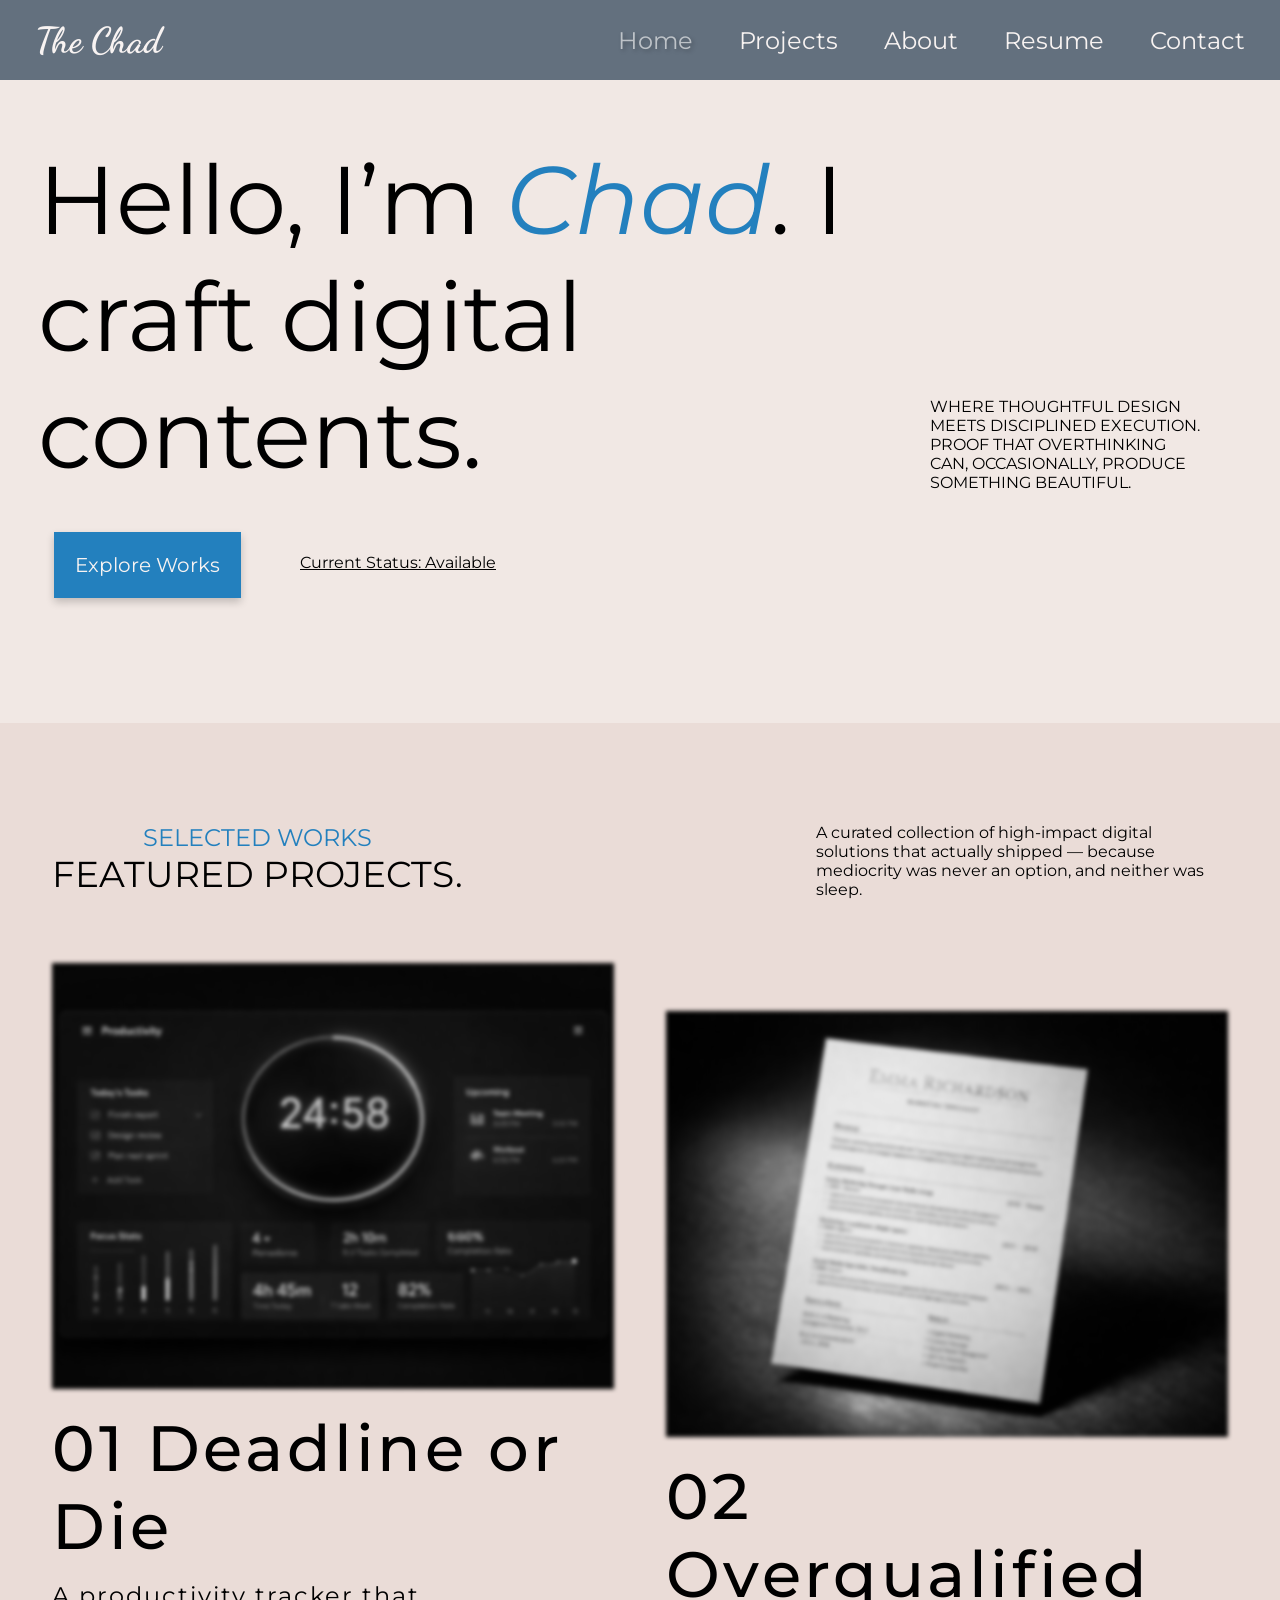
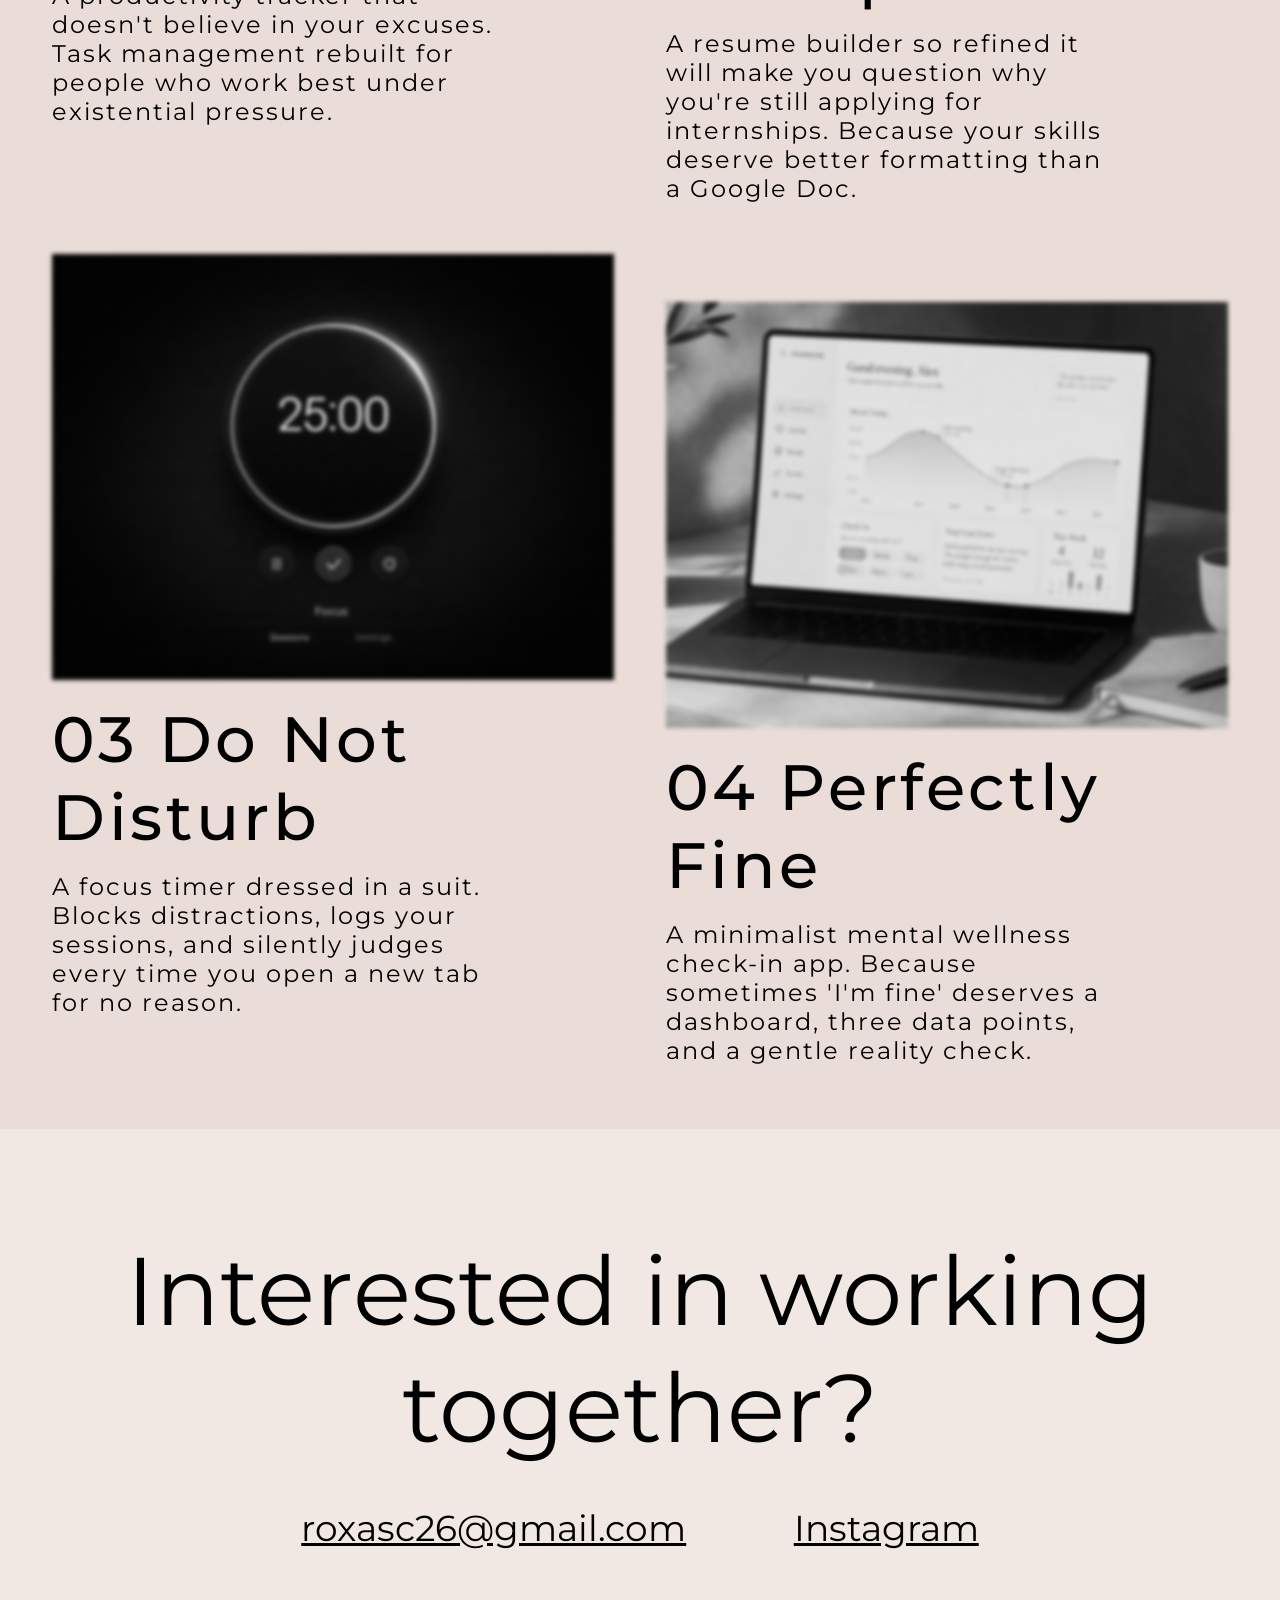
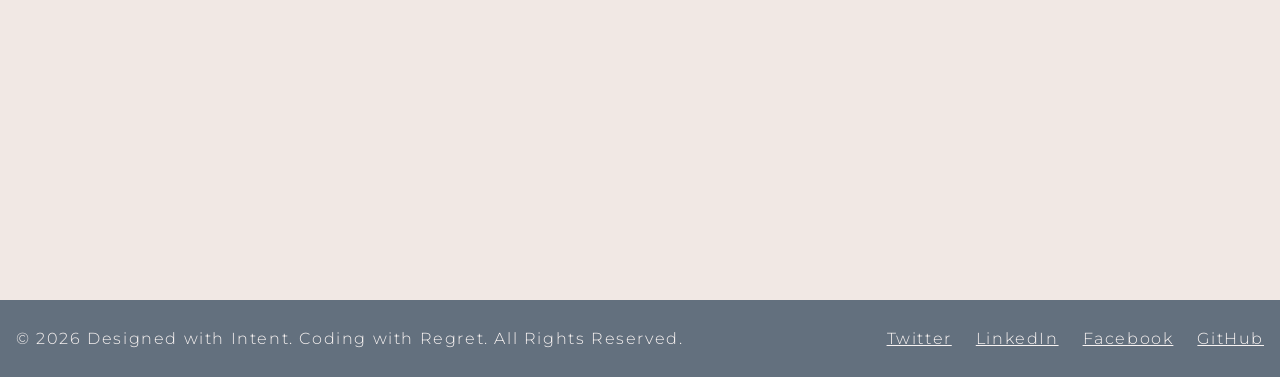
<file: index.html>
<!DOCTYPE html>
<html lang="en">
<head>
  <meta charset="UTF-8">
  <meta name="viewport" content="width=device-width, initial-scale=1.0">
  <title>Home</title>
  <link rel="stylesheet" href="style.css">
</head>
<body>
<header>

<!-- ==================================================== -->
<!--                  Navigation Bar                      -->
<!-- ==================================================== -->

  <nav class="navbar">
    <a href="#" class="nav-logo">
      <h2 class="logo-text">The Chad</h2>
    </a>
      <div class="hamburger">
        <span></span>
        <span></span>
        <span></span>
    </div>  
    <ul class="nav-menu">
      <li class="nav-item"><a class="nav-link active" href="#">Home</a></li>
      <li class="nav-item"><a class="nav-link" href="projects.html">Projects</a></li>
      <li class="nav-item"><a class="nav-link" href="about.html">About</a></li>
      <li class="nav-item"><a class="nav-link" href="resume.html">Resume</a></li>
      <li class="nav-item"><a class="nav-link" href="contacts.html">Contact</a></li>
    </ul>
  </nav>
</header>

<!-- ==================================================== -->
<!--                  Main Content                       -->
<!-- ==================================================== -->

<main>
<!-- ==================================================== -->
<!--                  Introduction Section                -->
<!-- ==================================================== -->
  <section class="intro-section">
    <div class="text-container">
      <div class="intro-container">
        <h1 class="intro-text">
          Hello, I’m  <span class="highlight">Chad</span>. I craft digital contents.
        </h1>
      </div>
      <div class="quote-container">
        <p class="quote">
          WHERE THOUGHTFUL DESIGN MEETS DISCIPLINED EXECUTION. PROOF THAT OVERTHINKING 
          CAN, OCCASIONALLY, PRODUCE SOMETHING BEAUTIFUL.
        </p>
      </div>
    </div>

    <div class="button-container">
      <a href="projects.html" class="btn">Explore Works</a>
      <p class="status">
        Current Status: Available
      </p>
    </div>
  </section>

<!-- ==================================================== -->
<!--                  Projects Section                    -->
<!-- ==================================================== -->

  <section class="projects-section">
    <div class="projects-heading">
      <div class="title-container">
        <p class="title">SELECTED WORKS</p>
        <div class="subtitle-container">
          <p class="subtitle">FEATURED PROJECTS.</p>
        </div>
      </div>
      <div class="description-container">
        <p class="description">
          A curated collection of high-impact digital solutions that actually shipped — because mediocrity was never an option, and neither was sleep.
        </p>
      </div>
    </div>
    <div class="projects-grid">
      <div class="card-left">
        <a href="projects.html#project-01"><img src="img/Deadline or Die.png" alt="Project 01" class="project-image"></a>
        <h3 class="project-title">01 Deadline or Die</h3>
        <p class="project-description">A productivity tracker that doesn't believe in your excuses. Task management rebuilt for people who work best under existential pressure.</p>
      </div>
      <div class="card-right">
        <a href="projects.html#project-02"><img src="img/Overqualified.png" alt="Project 02" class="project-image"></a>
        <h3 class="project-title">02 Overqualified</h3>
        <p class="project-description">A resume builder so refined it will make you question why you're still applying for internships. Because your skills deserve better formatting than a Google Doc.</p>
      </div>
      <div class="card-left">
        <a href="projects.html#project-03"><img src="img/Do Not Disturb.png" alt="Project 03" class="project-image"></a>
        <h3 class="project-title">03 Do Not Disturb</h3>
        <p class="project-description">A focus timer dressed in a suit. Blocks distractions, logs your sessions, and silently judges every time you open a new tab for no reason.</p>
      </div>
      <div class="card-right">
        <a href="projects.html#project-04"><img src="img/Perfectly Fine.png" alt="Project 04" class="project-image"></a>
        <h3 class="project-title">04 Perfectly Fine</h3>
        <p class="project-description">A minimalist mental wellness check-in app. Because sometimes 'I'm fine' deserves a dashboard, three data points, and a gentle reality check.</p>
      </div>
    </div>
  </section>

<!-- ==================================================== -->
<!--                    End Note Page                     -->
<!-- ==================================================== -->

<section class="end-note-section">
  <div class="end-note-container">
    <h2 class="end-note-heading">Interested in working together?</h2>
    <div class="link-container">
      <a href="mailto:roxasc26@gmail.com" class="link" target="_blank">roxasc26@gmail.com</a>
      <a href="https://www.instagram.com/roxaschadhartley/" class="link" target="_blank">Instagram</a>
    </div>
  </div>
</section>

</main>
<!-- ==================================================== -->
<!--                    End of Main Content              -->
<!-- ==================================================== -->
<footer>
<!-- ==================================================== -->
<!--                    Footer Section                    -->
<!-- ==================================================== -->

  <div class="footer">
    <p class="footer-text">© 2026 Designed with Intent. Coding with Regret. All Rights Reserved.</p>
    <ul class="social-links">
      <li class="footer-link"><a href="https://x.com/" target="_blank">Twitter</a></li>
      <li class="footer-link"><a href="https://www.linkedin.com/in/chad-hartley-roxas-4b1423405/" target="_blank">LinkedIn</a></li>
      <li class="footer-link"><a href="https://www.facebook.com/astaroth.deva.7" target="_blank">Facebook</a></li>
      <li class="footer-link"><a href="https://github.com/AstarothDeva" target="_blank">GitHub</a></li>
    </ul>
  </div>
</footer>
<script src="script.js"></script>
</body>
</html>
</file>
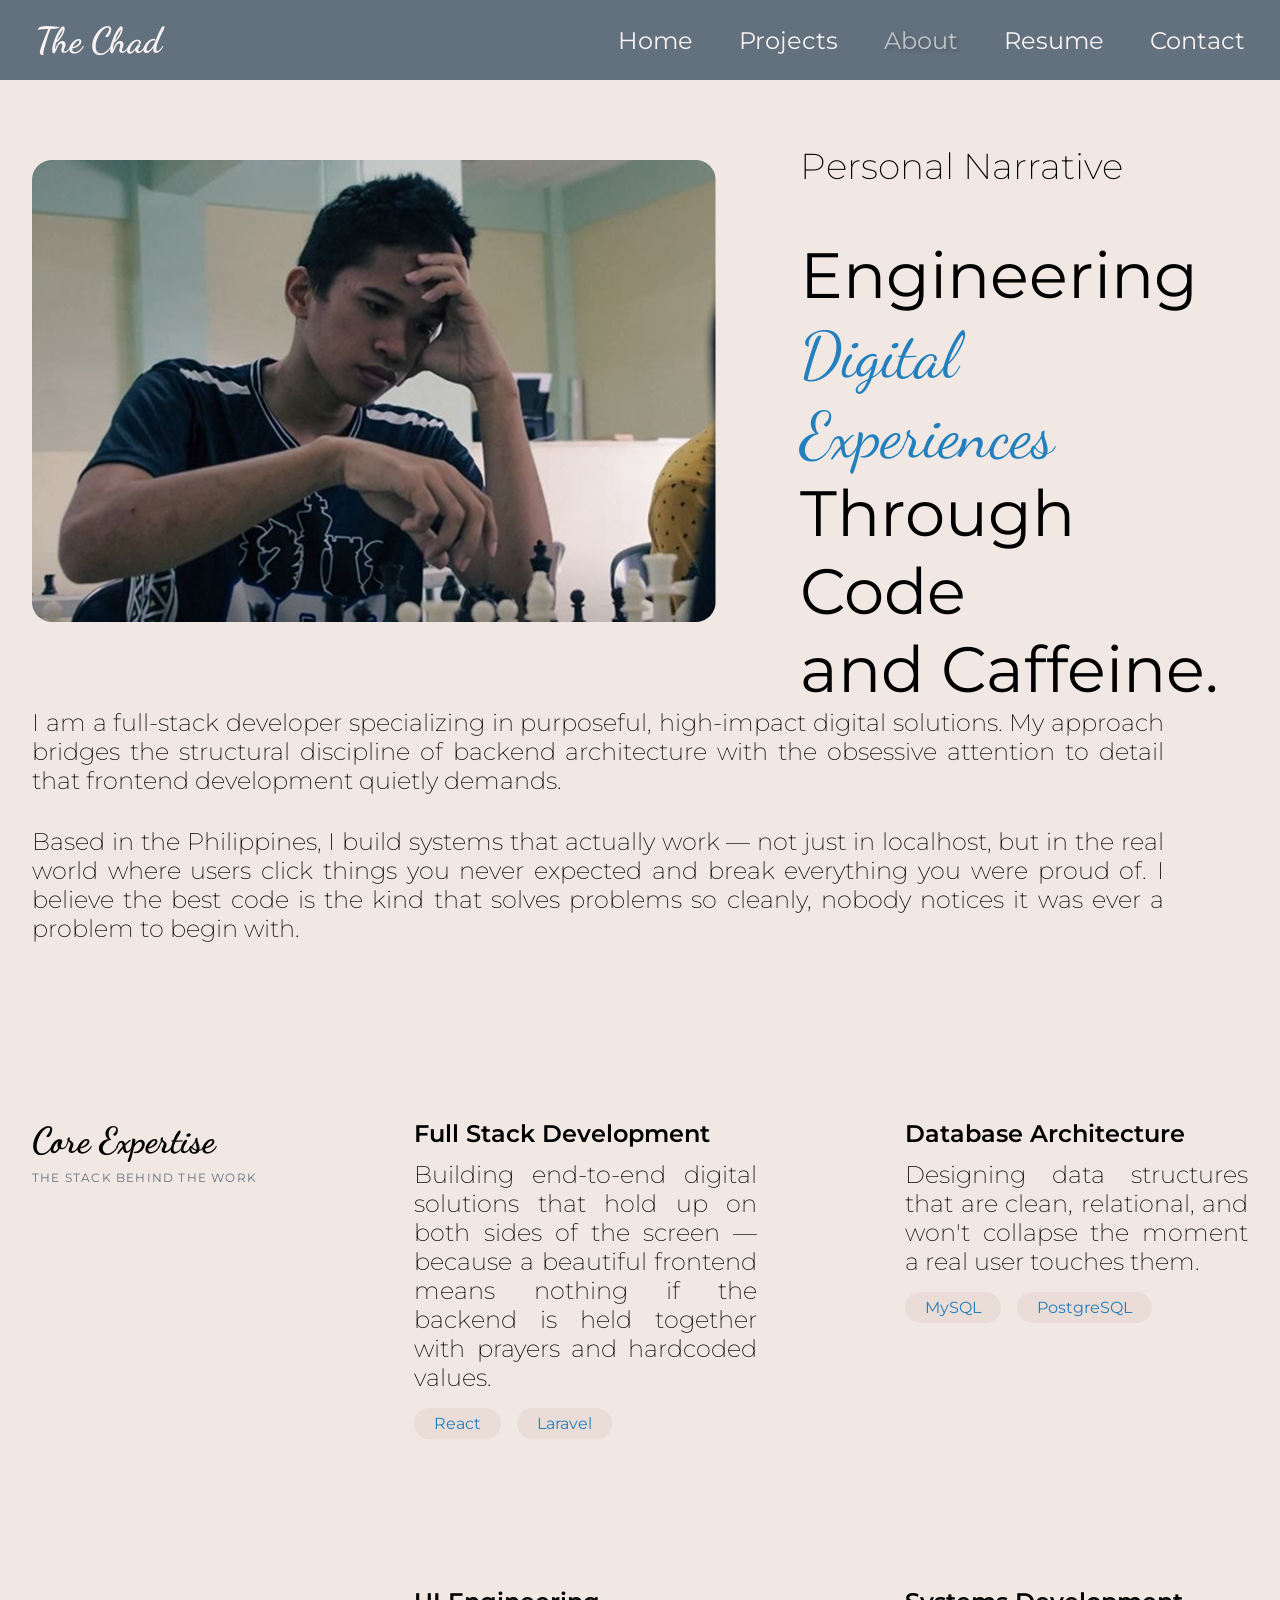
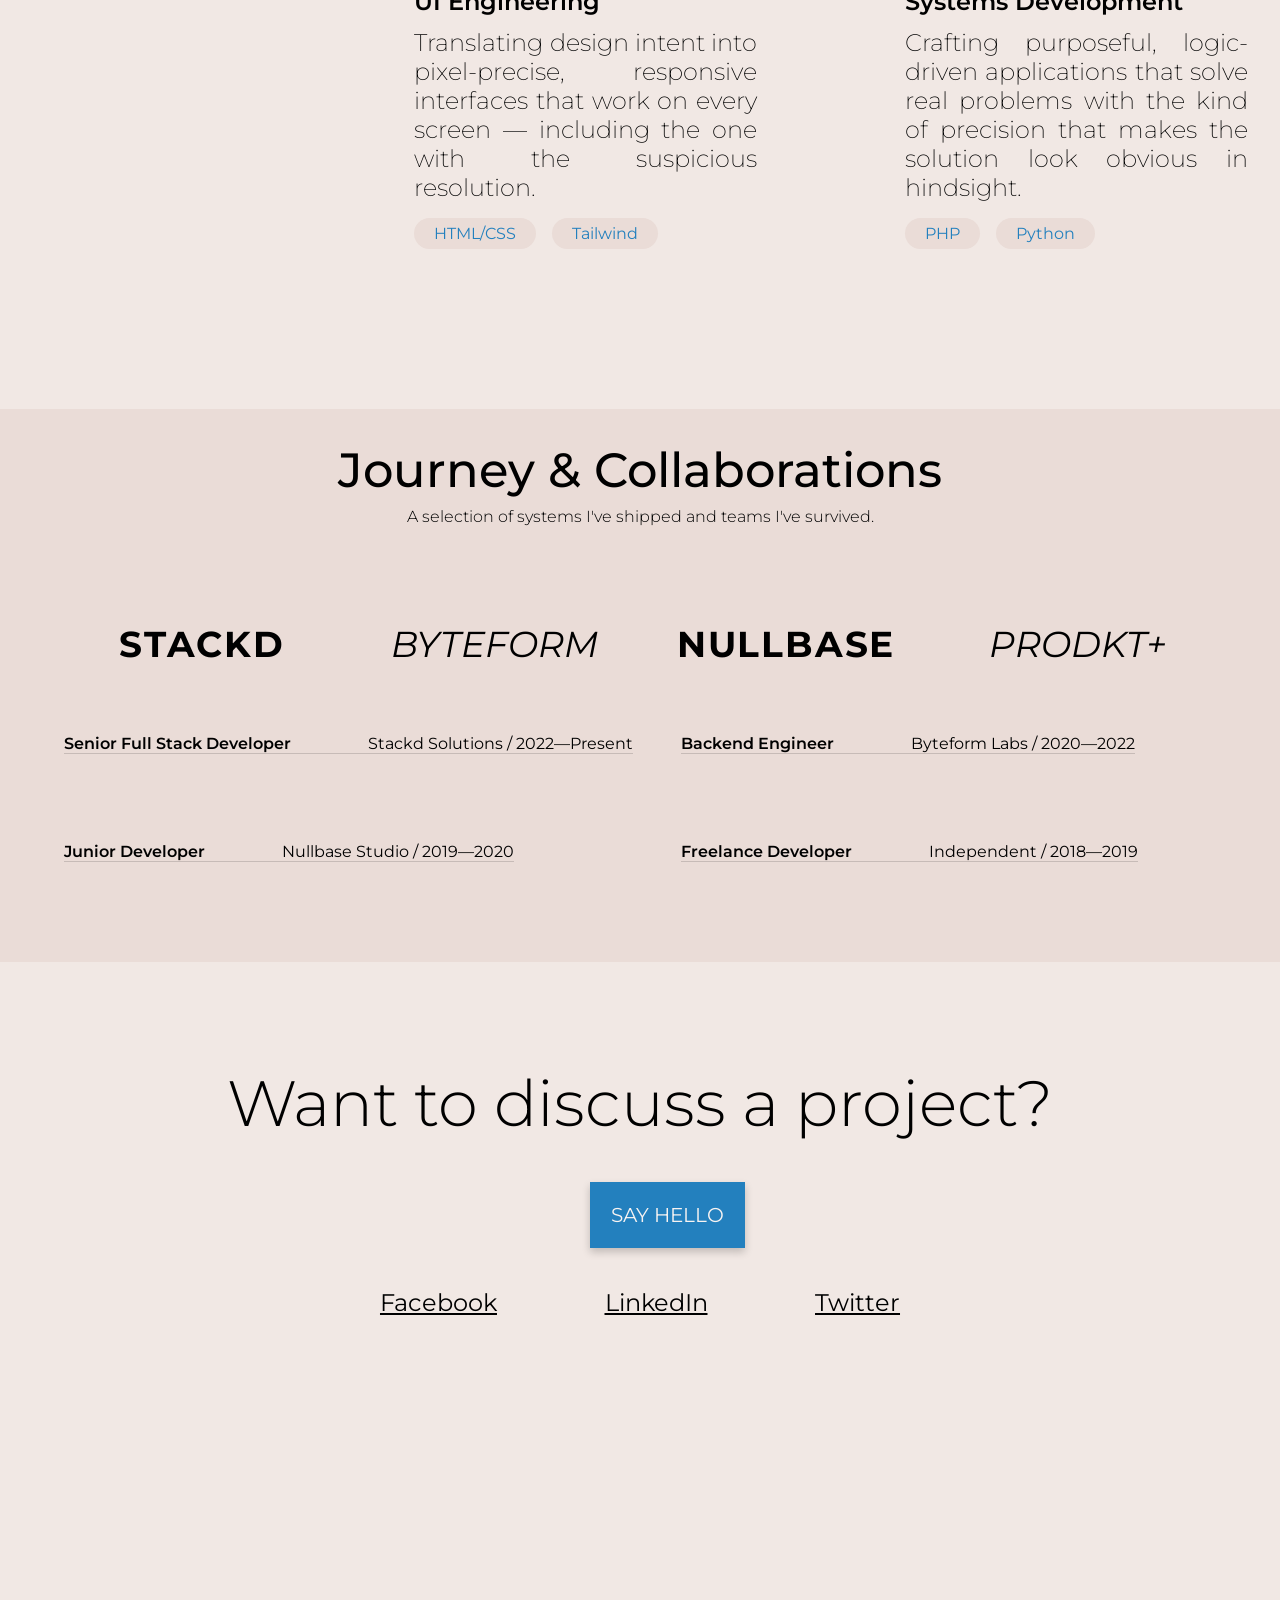
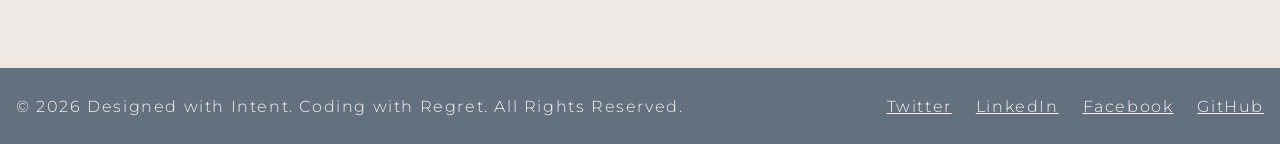
<file: about.html>
<!DOCTYPE html>
<html lang="en">
<head>
    <meta charset="UTF-8">
    <meta name="viewport" content="width=device-width, initial-scale=1.0">
    <title>About</title>
    <link rel="stylesheet" href="style.css">
</head>
<body>
<header>

<!-- ==================================================== -->
<!--                  Navigation Bar                      -->
<!-- ==================================================== -->

  <nav class="navbar">
    <a href="#" class="nav-logo">
      <h2 class="logo-text">The Chad</h2>
    </a>
      <div class="hamburger">
        <span></span>
        <span></span>
        <span></span>
    </div>  
    <ul class="nav-menu">
      <li class="nav-item"><a class="nav-link" href="index.html">Home</a></li>
      <li class="nav-item"><a class="nav-link" href="projects.html">Projects</a></li>
      <li class="nav-item"><a class="nav-link active" href="#">About</a></li>
      <li class="nav-item"><a class="nav-link" href="resume.html">Resume</a></li>
      <li class="nav-item"><a class="nav-link" href="contacts.html">Contact</a></li>
    </ul>
  </nav>
</header>

<!-- ==================================================== -->
<!--                  Main Content                       -->
<!-- ==================================================== -->

<main>
<!-- ==================================================== -->
<!--                  Introduction Section                -->
<!-- ==================================================== -->
 <section class="intro-section">
    <div class="text-container">
      <div id="about-img-container" class="img-container">
        <img src="img/aboout-pfp.png" alt="Profile Img">
      </div>
      <div class="personal-container">
        <h2 class="personal-heading">Personal Narrative</h2>
        <p class="personal-quote">
          Engineering <br><span class="highlight">Digital Experiences</span> <br>Through Code <br>and Caffeine.
        </p>
      </div>
    </div>

    <div class="personal-text-container">
      <p>I am a full-stack developer specializing in purposeful, high-impact digital solutions. My approach bridges the structural discipline of backend architecture with the obsessive attention to detail that frontend development quietly demands.</p>
      <p>
        Based in the Philippines, I build systems that actually work — not just in localhost, but in the real world where users click things you never expected and break everything you were proud of. I believe the best code is the kind that solves problems so cleanly, nobody notices it was ever a problem to begin with.
      </p>
    </div>
 </section>

<!-- ==================================================== -->
<!--                 Expertise Section                    -->
<!-- ==================================================== -->
 <section class="expertise-section">

  <div class="expertise-heading">
    <h2 class="expertise-title">Core Expertise</h2>
    <p class="expertise-subtitle">THE STACK BEHIND THE WORK</p>
  </div>

  <div class="expertise-grid">

    <div class="skill-card">
      <h3 class="skill-title">Full Stack Development</h3>
      <p class="skill-desc">Building end-to-end digital solutions that hold up on both sides of the screen — because a beautiful frontend means nothing if the backend is held together with prayers and hardcoded values.</p>
      <div class="skill-tags">
        <span class="tag">React</span>
        <span class="tag">Laravel</span>
      </div>
    </div>

    <div class="skill-card">
      <h3 class="skill-title">Database Architecture</h3>
      <p class="skill-desc">Designing data structures that are clean, relational, and won't collapse the moment a real user touches them.</p>
      <div class="skill-tags">
        <span class="tag">MySQL</span>
        <span class="tag">PostgreSQL</span>
      </div>
    </div>

    <div class="skill-card">
      <h3 class="skill-title">UI Engineering</h3>
      <p class="skill-desc">Translating design intent into pixel-precise, responsive interfaces that work on every screen — including the one with the suspicious resolution.</p>
      <div class="skill-tags">
        <span class="tag">HTML/CSS</span>
        <span class="tag">Tailwind</span>
      </div>
    </div>

    <div class="skill-card">
      <h3 class="skill-title">Systems Development</h3>
      <p class="skill-desc">Crafting purposeful, logic-driven applications that solve real problems with the kind of precision that makes the solution look obvious in hindsight.</p>
      <div class="skill-tags">
        <span class="tag">PHP</span>
        <span class="tag">Python</span>
      </div>
    </div>

  </div>

</section>

<!-- ==================================================== -->
<!--                  Journey Section                     -->
<!-- ==================================================== -->
<section class="journey-section">

  <div class="journey-heading">
    <h2 class="journey-title">Journey & Collaborations</h2>
    <p class="journey-subtitle">A selection of systems I've shipped and teams I've survived.</p>
  </div>

  <div class="journey-logos">
    <span class="logo-bold">STACKD</span>
    <span class="logo-italic">BYTEFORM</span>
    <span class="logo-bold">NULLBASE</span>
    <span class="logo-italic">PRODKT+</span>
  </div>

  <div class="journey-grid">

    <div class="journey-entry">
      <span class="entry-role">Senior Full Stack Developer</span>
      <span class="entry-company">Stackd Solutions / 2022—Present</span>
    </div>

    <div class="journey-entry">
      <span class="entry-role">Backend Engineer</span>
      <span class="entry-company">Byteform Labs / 2020—2022</span>
    </div>

    <div class="journey-entry">
      <span class="entry-role">Junior Developer</span>
      <span class="entry-company">Nullbase Studio / 2019—2020</span>
    </div>

    <div class="journey-entry">
      <span class="entry-role">Freelance Developer</span>
      <span class="entry-company">Independent / 2018—2019</span>
    </div>

  </div>

</section>

<!-- ==================================================== -->
<!--                    End Note Page                     -->
<!-- ==================================================== -->

<section class="end-note-section">
  <div class="end-note-container">
    <h2 class="end-note-heading" style="font-weight:300; font-size: 64px;">Want to discuss a project?</h2>
    <div class="button-container">
        <a href="contacts.html" class="btn">SAY HELLO</a>
    </div>
    <div class="about-link-container">
      <a href="https://www.facebook.com/astaroth.deva.7" class="about-link" target="_blank">Facebook</a>
      <a href="https://www.linkedin.com/in/chad-hartley-roxas-4b1423405/" class="about-link" target="_blank">LinkedIn</a>
      <a href="https://x.com/" class="about-link" target="_blank">Twitter</a>
    </div>
  </div>
</section>

</main>
<!-- ==================================================== -->
<!--                    End of Main Content              -->
<!-- ==================================================== -->
<footer>
<!-- ==================================================== -->
<!--                    Footer Section                    -->
<!-- ==================================================== -->

  <div class="footer">
    <p class="footer-text">© 2026 Designed with Intent. Coding with Regret. All Rights Reserved.</p>
    <ul class="social-links">
      <li class="footer-link"><a href="https://x.com/" target="_blank">Twitter</a></li>
      <li class="footer-link"><a href="https://www.linkedin.com/in/chad-hartley-roxas-4b1423405/" target="_blank">LinkedIn</a></li>
      <li class="footer-link"><a href="https://www.facebook.com/astaroth.deva.7" target="_blank">Facebook</a></li>
      <li class="footer-link"><a href="https://github.com/AstarothDeva" target="_blank">GitHub</a></li>
    </ul>
  </div>
</footer>
<script src="script.js"></script>
</body>
</html>
</file>
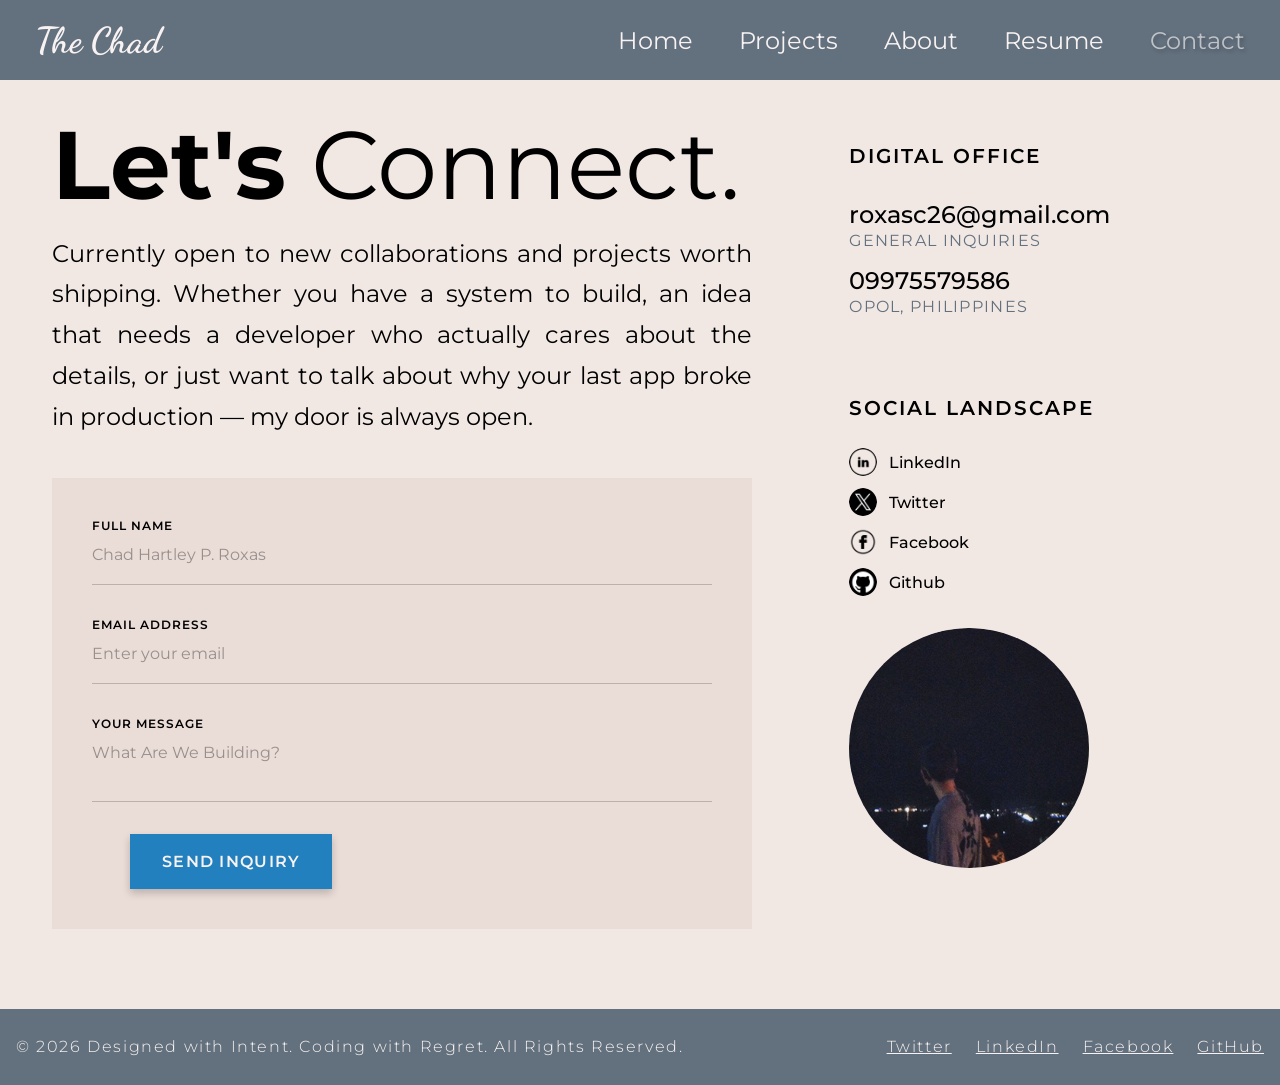
<file: contacts.html>
<!DOCTYPE html>
<html lang="en">
<head>
    <meta charset="UTF-8">
    <meta name="viewport" content="width=device-width, initial-scale=1.0">
    <title>Contacts</title>
    <link rel="stylesheet" href="style.css">
</head>
<body>
<header>

<!-- ==================================================== -->
<!--                  Navigation Bar                      -->
<!-- ==================================================== -->

  <nav class="navbar">
    <a href="#" class="nav-logo">
      <h2 class="logo-text">The Chad</h2>
    </a>
    <div class="hamburger">
        <span></span>
        <span></span>
        <span></span>
    </div>  
    <ul class="nav-menu">
      <li class="nav-item"><a class="nav-link" href="index.html">Home</a></li>
      <li class="nav-item"><a class="nav-link" href="projects.html">Projects</a></li>
      <li class="nav-item"><a class="nav-link" href="about.html">About</a></li>
      <li class="nav-item"><a class="nav-link" href="resume.html">Resume</a></li>
      <li class="nav-item"><a class="nav-link active" href="#">Contact</a></li>
    </ul>
  </nav>
</header>

<main>
<section class="contact-section">
<!-- ==================================================== -->
<!--                  Left Column                         -->
<!-- ==================================================== -->
    <div class="contact-left">
        <div class="contact-heading">
            <h2 class="contact-title"><span class="title-bold">Let's</span> Connect.</h2>
            <p class="contact-desc">Currently open to new collaborations and projects worth shipping. Whether you have a system to build, an idea that needs a developer who actually cares about the details, or just want to talk about why your last app broke in production — my door is always open.</p>
        </div>

        <form class="contact-form-card">
            <div class="form-group">
                <label class="form-label">FULL NAME</label>
                <input type="text" class="form-input" placeholder="Chad Hartley P. Roxas">
            </div>
            <div class="form-group">
                <label class="form-label">EMAIL ADDRESS</label>
                <input type="email" class="form-input" placeholder="Enter your email">
            </div>
            <div class="form-group">
                <label class="form-label">YOUR MESSAGE</label>
                <textarea class="form-input form-textarea" placeholder="What Are We Building?"></textarea>
            </div>

            <button class="btn btn-send">SEND INQUIRY</button>
        </form>
     </div>
<!-- ==================================================== -->
<!--                 Right Column                         -->
<!-- ==================================================== -->
  <div class="contact-right">

    <div class="contact-info">
      <p class="info-heading">DIGITAL OFFICE</p>
      <div class="info-entry">
        <p class="info-value">roxasc26@gmail.com</p>
        <p class="info-label">GENERAL INQUIRIES</p>
      </div>
      <div class="info-entry">
        <p class="info-value">09975579586</p>
        <p class="info-label">OPOL, PHILIPPINES</p>
      </div>
    </div>

    <div class="contact-social">
      <p class="info-heading">SOCIAL LANDSCAPE</p>
      <a href="https://www.linkedin.com/in/chad-hartley-roxas-4b1423405/" class="social-link" target="_blank">
        <img src="img/linkedin-icon.png" alt="LinkedIn" class="social-icon"> LinkedIn
      </a>
      <a href="https://x.com/" class="social-link" target="_blank">
        <img src="img/twitter-icon.png" alt="Twitter" class="social-icon"> Twitter
      </a>
      <a href="https://www.facebook.com/astaroth.deva.7" class="social-link" target="_blank">
        <img src="img/facebook-icon.png" alt="Facebook" class="social-icon"> Facebook
      </a>
      <a href="https://github.com/AstarothDeva" class="social-link" target="_blank">
        <img src="img/github-icon.png" alt="Github" class="social-icon"> Github
      </a>
    </div>

    <img src="img/contact-pfp 1.png" alt="Chad" class="contact-photo">
  </div>
</section>
</main>

<footer>
<!-- ==================================================== -->
<!--                    Footer Section                    -->
<!-- ==================================================== -->

  <div class="footer">
    <p class="footer-text">© 2026 Designed with Intent. Coding with Regret. All Rights Reserved.</p>
    <ul class="social-links">
      <li class="footer-link"><a href="https://x.com/" target="_blank">Twitter</a></li>
      <li class="footer-link"><a href="https://www.linkedin.com/in/chad-hartley-roxas-4b1423405/" target="_blank">LinkedIn</a></li>
      <li class="footer-link"><a href="https://www.facebook.com/astaroth.deva.7" target="_blank">Facebook</a></li>
      <li class="footer-link"><a href="https://github.com/AstarothDeva" target="_blank">GitHub</a></li>
    </ul>
  </div>
</footer>
<script src="script.js" defer></script>
</body>
</html>
</file>
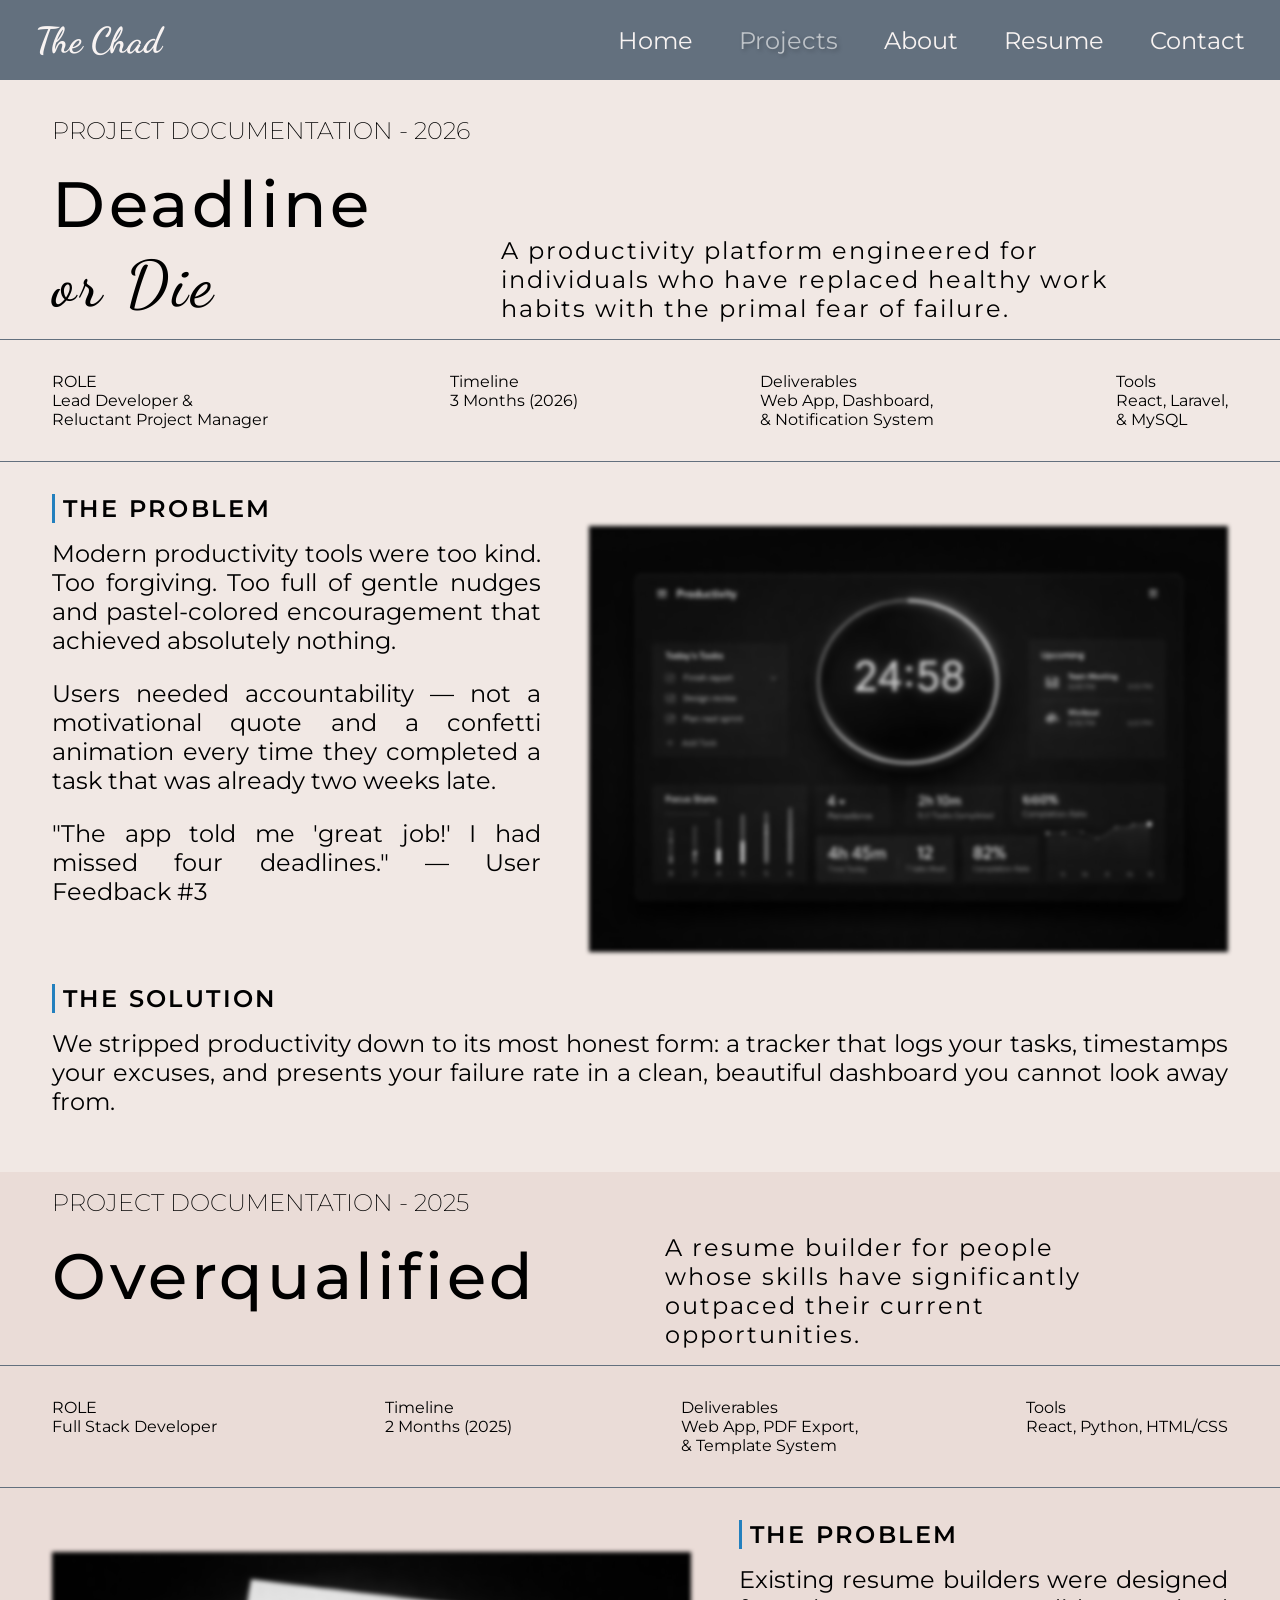
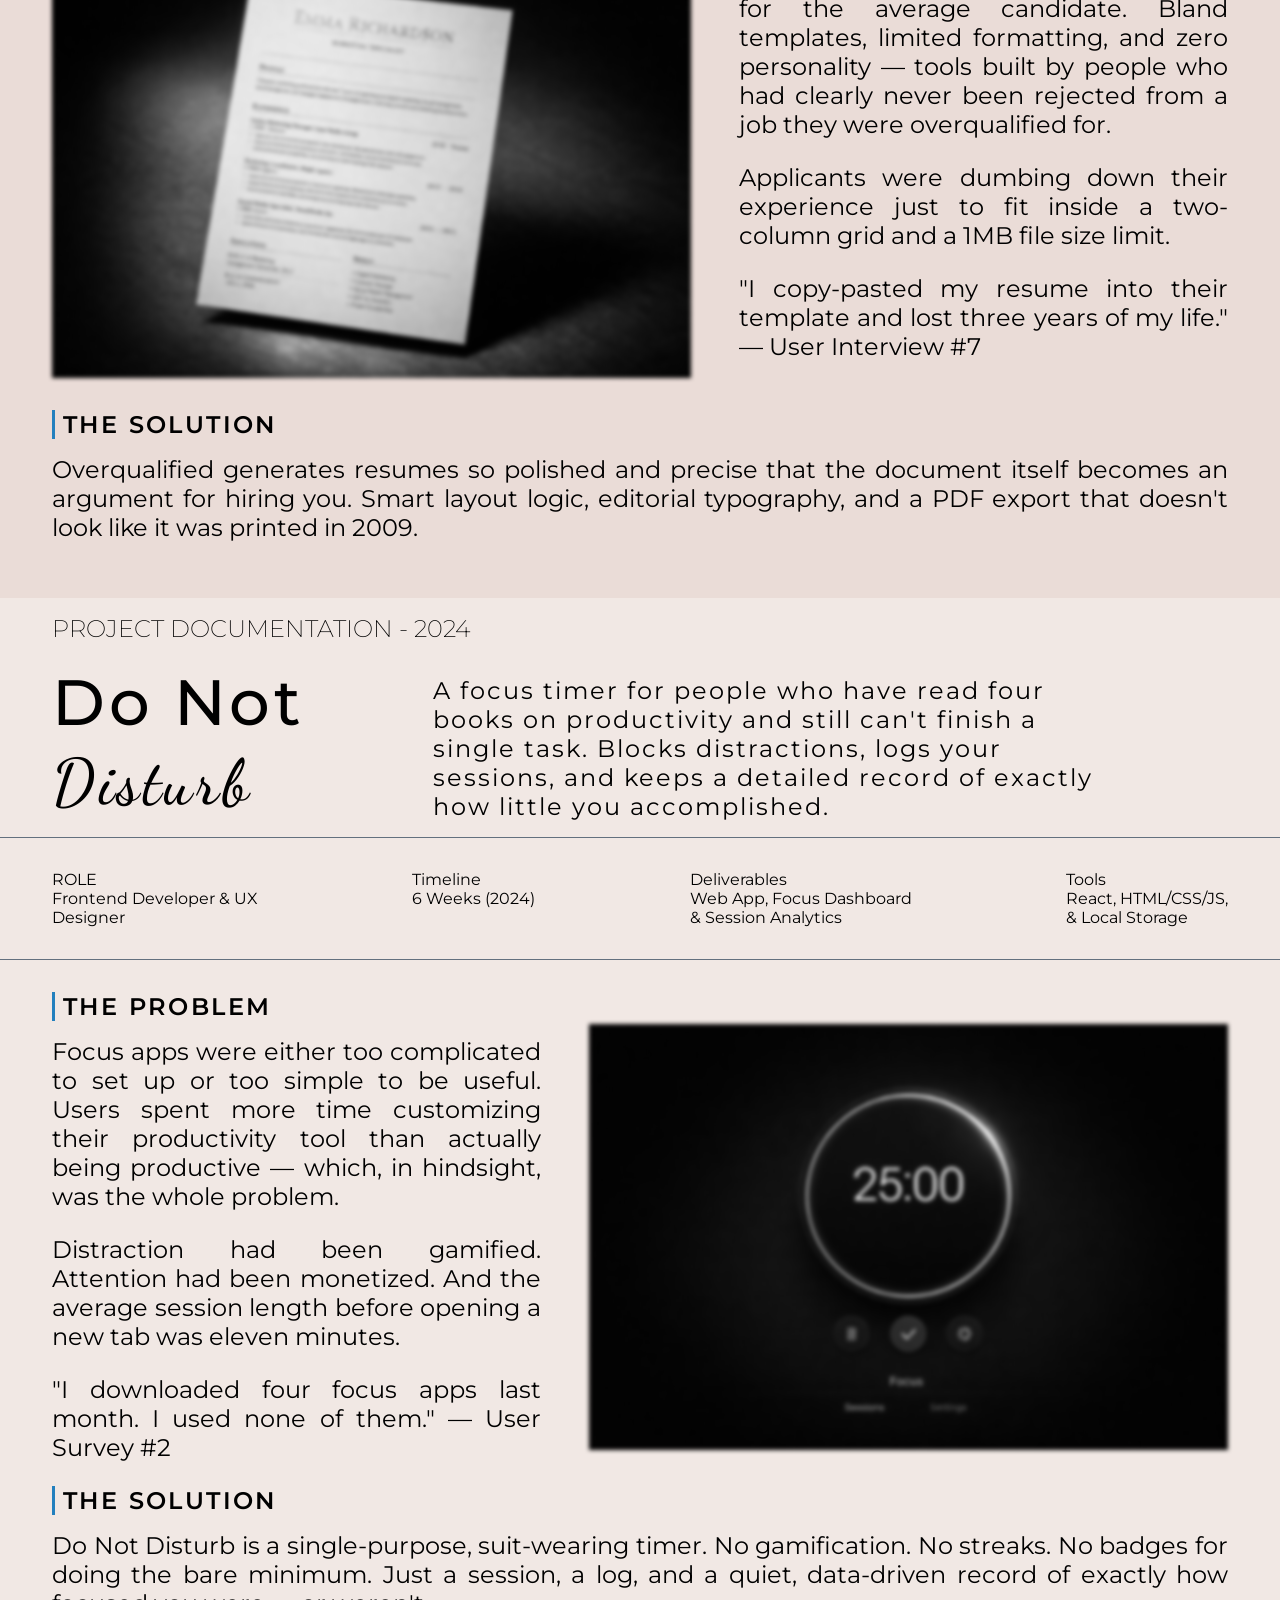
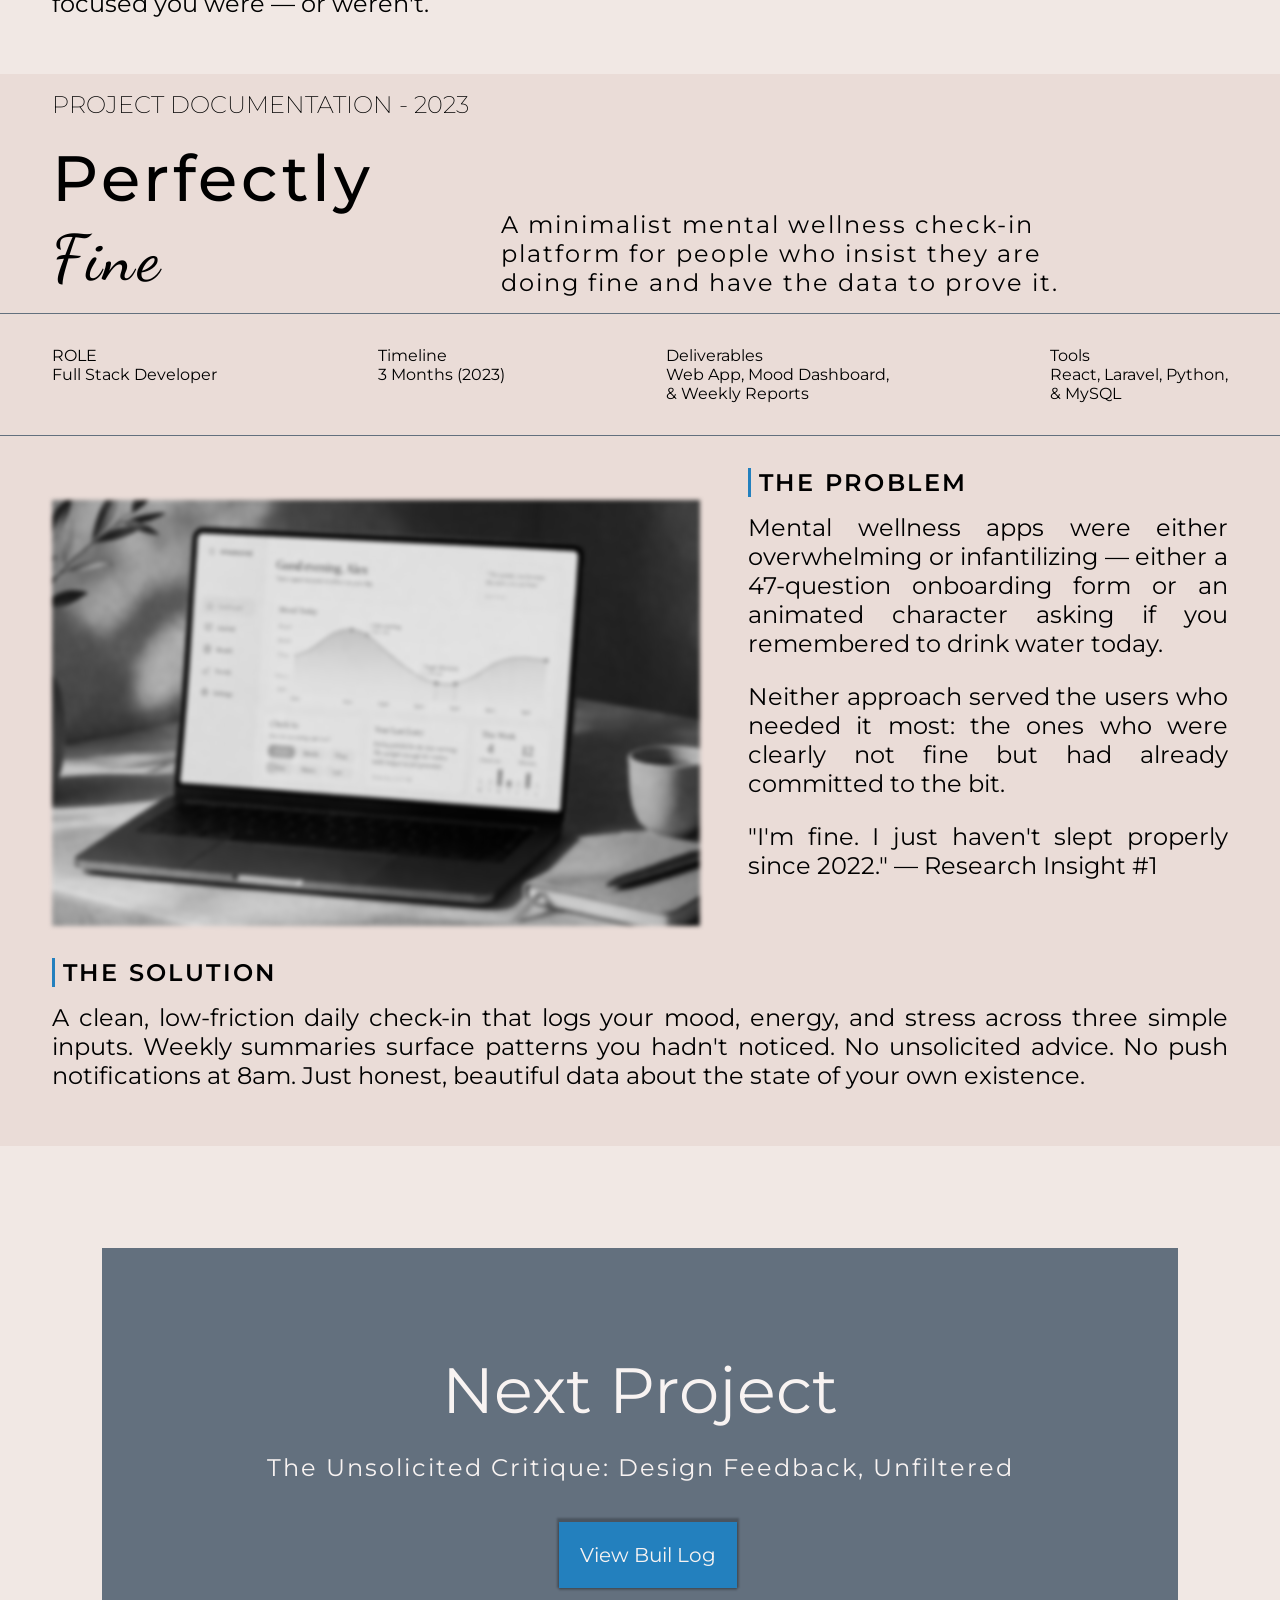
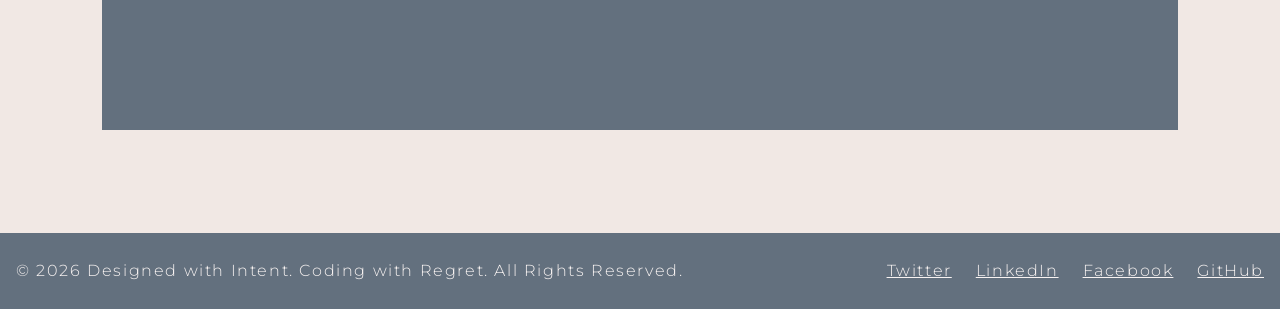
<file: projects.html>
<!DOCTYPE html>
<html lang="en">
<head>
    <meta charset="UTF-8">
    <meta name="viewport" content="width=device-width, initial-scale=1.0">
    <title>Projects</title>
    <link rel="stylesheet" href="style.css">
</head>
<body>
<header>

<!-- ==================================================== -->
<!--                  Navigation Bar                      -->
<!-- ==================================================== -->

  <nav class="navbar">
    <a href="#" class="nav-logo">
      <h2 class="logo-text">The Chad</h2>
    </a>
    <div class="hamburger">
        <span></span>
        <span></span>
        <span></span>
    </div>  
    <ul class="nav-menu">
      <li class="nav-item"><a class="nav-link" href="index.html">Home</a></li>
      <li class="nav-item"><a class="nav-link active" href="#start">Projects</a></li>
      <li class="nav-item"><a class="nav-link" href="about.html">About</a></li>
      <li class="nav-item"><a class="nav-link" href="resume.html">Resume</a></li>
      <li class="nav-item"><a class="nav-link" href="contacts.html">Contact</a></li>
    </ul>
  </nav>
</header>

<!-- ==================================================== -->
<!--                  Main Content                       -->
<!-- ==================================================== -->

<main>
<!-- ==================================================== -->
<!--                  Projects Section                    -->
<!-- ==================================================== -->
 
<section class="projects">
<!-- ==================================================== -->
<!--                     Project 01                       -->
<!-- ==================================================== -->
  <div class="project-container1"  id="project-01">
      <h2 class="project-header">PROJECT DOCUMENTATION - 2026</h2>
      <div class="about-project">
        <h1 class="project-title">Deadline <br><span class="highlight">or Die</span></h1>
        <p class="project-description">
          A productivity platform engineered for individuals who have replaced healthy work habits with the primal fear of failure.
        </p>
      </div>
      <div class="statistic-container">
        <div class="statistic">
          <p class="stat-header">ROLE</p>
          <p class="stat-desc">Lead Developer & <br> Reluctant Project Manager</p>
        </div>
        <div class="statistic">
          <p class="stat-header">Timeline</p>
          <p class="stat-desc">3 Months (2026)</p>  
        </div>        
        <div class="statistic">
          <p class="stat-header">Deliverables</p>
          <p class="stat-desc">Web App, Dashboard, <br> & Notification System</p> 
        </div>        
        <div class="statistic">
          <p class="stat-header">Tools</p>
          <p class="stat-desc">React, Laravel, <br> & MySQL</p>
        </div>
      </div>
      <div class="project1">
          <div class="problem-container">
            <h3 class="problem-header">
              THE PROBLEM
            </h3>
            <p class="problem-desc">
            Modern productivity tools were too kind. Too forgiving. Too full of gentle nudges and pastel-colored encouragement that achieved absolutely nothing.
            </p>
            <p class="problem-desc">
              Users needed accountability — not a motivational quote and a confetti animation every time they completed a task that was already two weeks late.
            </p>
            <p class="problem-desc">
              "The app told me 'great job!' I had missed four deadlines." — User Feedback #3
            </p>
          </div>
          <div class="img-container">
            <a href="https://astarothdeva.github.io/Deadline-or-Die/" target="_blank"><img src="img/Deadline or Die.png" alt="Project 01" class="project-image"></a>
          </div>
        </div>
        <div class="solution-container">
          <h3 class="solution-header">
            THE SOLUTION
          </h3>
          <p class="solution-desc">
            We stripped productivity down to its most honest form: a tracker that logs your tasks, timestamps your excuses, and presents your failure rate in a clean, beautiful dashboard you cannot look away from.
          </p>
        </div>

  </div>

<!-- ==================================================== -->
<!--                     Project 02                       -->
<!-- ==================================================== -->
  <div class="project-container2"  id="project-02">
      <h2 class="project-header">PROJECT DOCUMENTATION - 2025</h2>
      <div class="about-project">
        <h1 class="project-title">Overqualified</h1>
        <p class="project-description">
          A resume builder for people whose skills have significantly outpaced their current opportunities.
        </p>
      </div>
      <div class="statistic-container">
        <div class="statistic">
          <p class="stat-header">ROLE</p>
          <p class="stat-desc">Full Stack Developer</p>
        </div>
        <div class="statistic">
          <p class="stat-header">Timeline</p>
          <p class="stat-desc">2 Months (2025)</p>  
        </div>        
        <div class="statistic">
          <p class="stat-header">Deliverables</p>
          <p class="stat-desc">Web App, PDF Export, <br> & Template System</p> 
        </div>        
        <div class="statistic">
          <p class="stat-header">Tools</p>
          <p class="stat-desc">React, Python, HTML/CSS</p>
        </div>
      </div>
      <div class="project2">
          <div class="problem-container">
            <h3 class="problem-header">
              THE PROBLEM
            </h3>
            <p class="problem-desc">
              Existing resume builders were designed for the average candidate. Bland templates, limited formatting, and zero personality — tools built by people who had clearly never been rejected from a job they were overqualified for.
            </p>
            <p class="problem-desc">
              Applicants were dumbing down their experience just to fit inside a two-column grid and a 1MB file size limit.
            </p>
            <p class="problem-desc">
              "I copy-pasted my resume into their template and lost three years of my life." — User Interview #7
            </p>
          </div>
          <div class="img-container">
            <a href="https://astarothdeva.github.io/Overqualified/" target="_blank"><img src="img/Overqualified.png" alt="Project 02" class="project-image"></a>
          </div>
        </div>
        <div class="solution-container">
          <h3 class="solution-header">
            THE SOLUTION
          </h3>
          <p class="solution-desc">
            Overqualified generates resumes so polished and precise that the document itself becomes an argument for hiring you. Smart layout logic, editorial typography, and a PDF export that doesn't look like it was printed in 2009.
          </p>
        </div>
  </div>
<!-- ==================================================== -->
<!--                     Project 03                       -->
<!-- ==================================================== -->
 <div class="project-container1"  id="project-03">
      <h2 class="project-header">PROJECT DOCUMENTATION - 2024</h2>
      <div class="about-project">
        <h1 class="project-title"><span class="no-break">Do Not</span><br><span class="highlight">Disturb</span></h1>
        <p class="project-description">
          A focus timer for people who have read four books on productivity and still can't finish a single task. Blocks distractions, logs your sessions, and keeps a detailed record of exactly how little you accomplished.
        </p>
      </div>
      <div class="statistic-container">
        <div class="statistic">
          <p class="stat-header">ROLE</p>
          <p class="stat-desc">Frontend Developer & UX <br> Designer</p>
        </div>
        <div class="statistic">
          <p class="stat-header">Timeline</p>
          <p class="stat-desc">6 Weeks (2024)</p>  
        </div>        
        <div class="statistic">
          <p class="stat-header">Deliverables</p>
          <p class="stat-desc">Web App, Focus Dashboard <br> & Session Analytics</p> 
        </div>        
        <div class="statistic">
          <p class="stat-header">Tools</p>
          <p class="stat-desc">React, HTML/CSS/JS, <br> & Local Storage</p>
        </div>
      </div>
      <div class="project1">
          <div class="problem-container">
            <h3 class="problem-header">
              THE PROBLEM
            </h3>
            <p class="problem-desc">
              Focus apps were either too complicated to set up or too simple to be useful. Users spent more time customizing their productivity tool than actually being productive — which, in hindsight, was the whole problem.
            </p>
            <p class="problem-desc">
              Distraction had been gamified. Attention had been monetized. And the average session length before opening a new tab was eleven minutes.
            </p>
            <p class="problem-desc">
              "I downloaded four focus apps last month. I used none of them." — User Survey #2
            </p>
          </div>
          <div class="img-container">
            <a href="https://astarothdeva.github.io/Do-Not-Disturb/" target="_blank"><img src="img/Do Not Disturb.png" alt="Project 03" class="project-image"></a>
          </div>
        </div>
        <div class="solution-container">
          <h3 class="solution-header">
            THE SOLUTION
          </h3>
          <p class="solution-desc">
            Do Not Disturb is a single-purpose, suit-wearing timer. No gamification. No streaks. No badges for doing the bare minimum. Just a session, a log, and a quiet, data-driven record of exactly how focused you were — or weren't.
          </p>
        </div>
  </div>

<!-- ==================================================== -->
<!--                     Project 04                       -->
<!-- ==================================================== -->
  <div class="project-container2"  id="project-04">
      <h2 class="project-header">PROJECT DOCUMENTATION - 2023</h2>
      <div class="about-project">
        <h1 class="project-title">Perfectly <br><span class="highlight">Fine</span></h1>
        <p class="project-description">
          A minimalist mental wellness check-in platform for people who insist they are doing fine and have the data to prove it.
        </p>
      </div>
      <div class="statistic-container">
        <div class="statistic">
          <p class="stat-header">ROLE</p>
          <p class="stat-desc">Full Stack Developer</p>
        </div>
        <div class="statistic">
          <p class="stat-header">Timeline</p>
          <p class="stat-desc">3 Months (2023)</p>  
        </div>        
        <div class="statistic">
          <p class="stat-header">Deliverables</p>
          <p class="stat-desc">Web App, Mood Dashboard, <br> & Weekly Reports</p> 
        </div>        
        <div class="statistic">
          <p class="stat-header">Tools</p>
          <p class="stat-desc">React, Laravel, Python, <br> & MySQL</p>
        </div>
      </div>
      <div class="project2">
          <div class="problem-container">
            <h3 class="problem-header">
              THE PROBLEM
            </h3>
            <p class="problem-desc">
              Mental wellness apps were either overwhelming or infantilizing — either a 47-question onboarding form or an animated character asking if you remembered to drink water today.
            </p>
            <p class="problem-desc">
              Neither approach served the users who needed it most: the ones who were clearly not fine but had already committed to the bit.
            </p>
            <p class="problem-desc">
              "I'm fine. I just haven't slept properly since 2022." — Research Insight #1
            </p>
          </div>
          <div class="img-container">
            <a href="https://astarothdeva.github.io/Perfectly-Fine/" target="_blank"><img src="img/Perfectly Fine.png" alt="Project 04" class="project-image"></a>
          </div>
        </div>
        <div class="solution-container">
          <h3 class="solution-header">
            THE SOLUTION
          </h3>
          <p class="solution-desc">
            A clean, low-friction daily check-in that logs your mood, energy, and stress across three simple inputs. Weekly summaries surface patterns you hadn't noticed. No unsolicited advice. No push notifications at 8am. Just honest, beautiful data about the state of your own existence.
          </p>
        </div>
  </div>

</section>


<!-- ==================================================== -->
<!--                    End Note Page                     -->
<!-- ==================================================== -->

<section class="end-note-section">
  <div class="end-note-project">
    <div class="end-note-container">
      <h2 id="next-project" class="end-note-heading">Next Project</h2>
      <p class="end-note-description">
        The Unsolicited Critique: Design Feedback, Unfiltered
      </p>
    </div>
    <div class="button-container">
      <a href="#" class="btn">View Buil Log</a>
    </div>
  </div>
</section>


</main>
<!-- ==================================================== -->
<!--                    End of Main Content              -->
<!-- ==================================================== -->
<footer>
<!-- ==================================================== -->
<!--                    Footer Section                    -->
<!-- ==================================================== -->

  <div class="footer">
    <p class="footer-text">© 2026 Designed with Intent. Coding with Regret. All Rights Reserved.</p>
    <ul class="social-links">
      <li class="footer-link"><a href="https://x.com/" target="_blank">Twitter</a></li>
      <li class="footer-link"><a href="https://www.linkedin.com/in/chad-hartley-roxas-4b1423405/" target="_blank">LinkedIn</a></li>
      <li class="footer-link"><a href="https://www.facebook.com/astaroth.deva.7" target="_blank">Facebook</a></li>
      <li class="footer-link"><a href="https://github.com/AstarothDeva" target="_blank">GitHub</a></li>
    </ul>
  </div>
</footer>
<script src="script.js"></script>
</body>
</html>
</file>
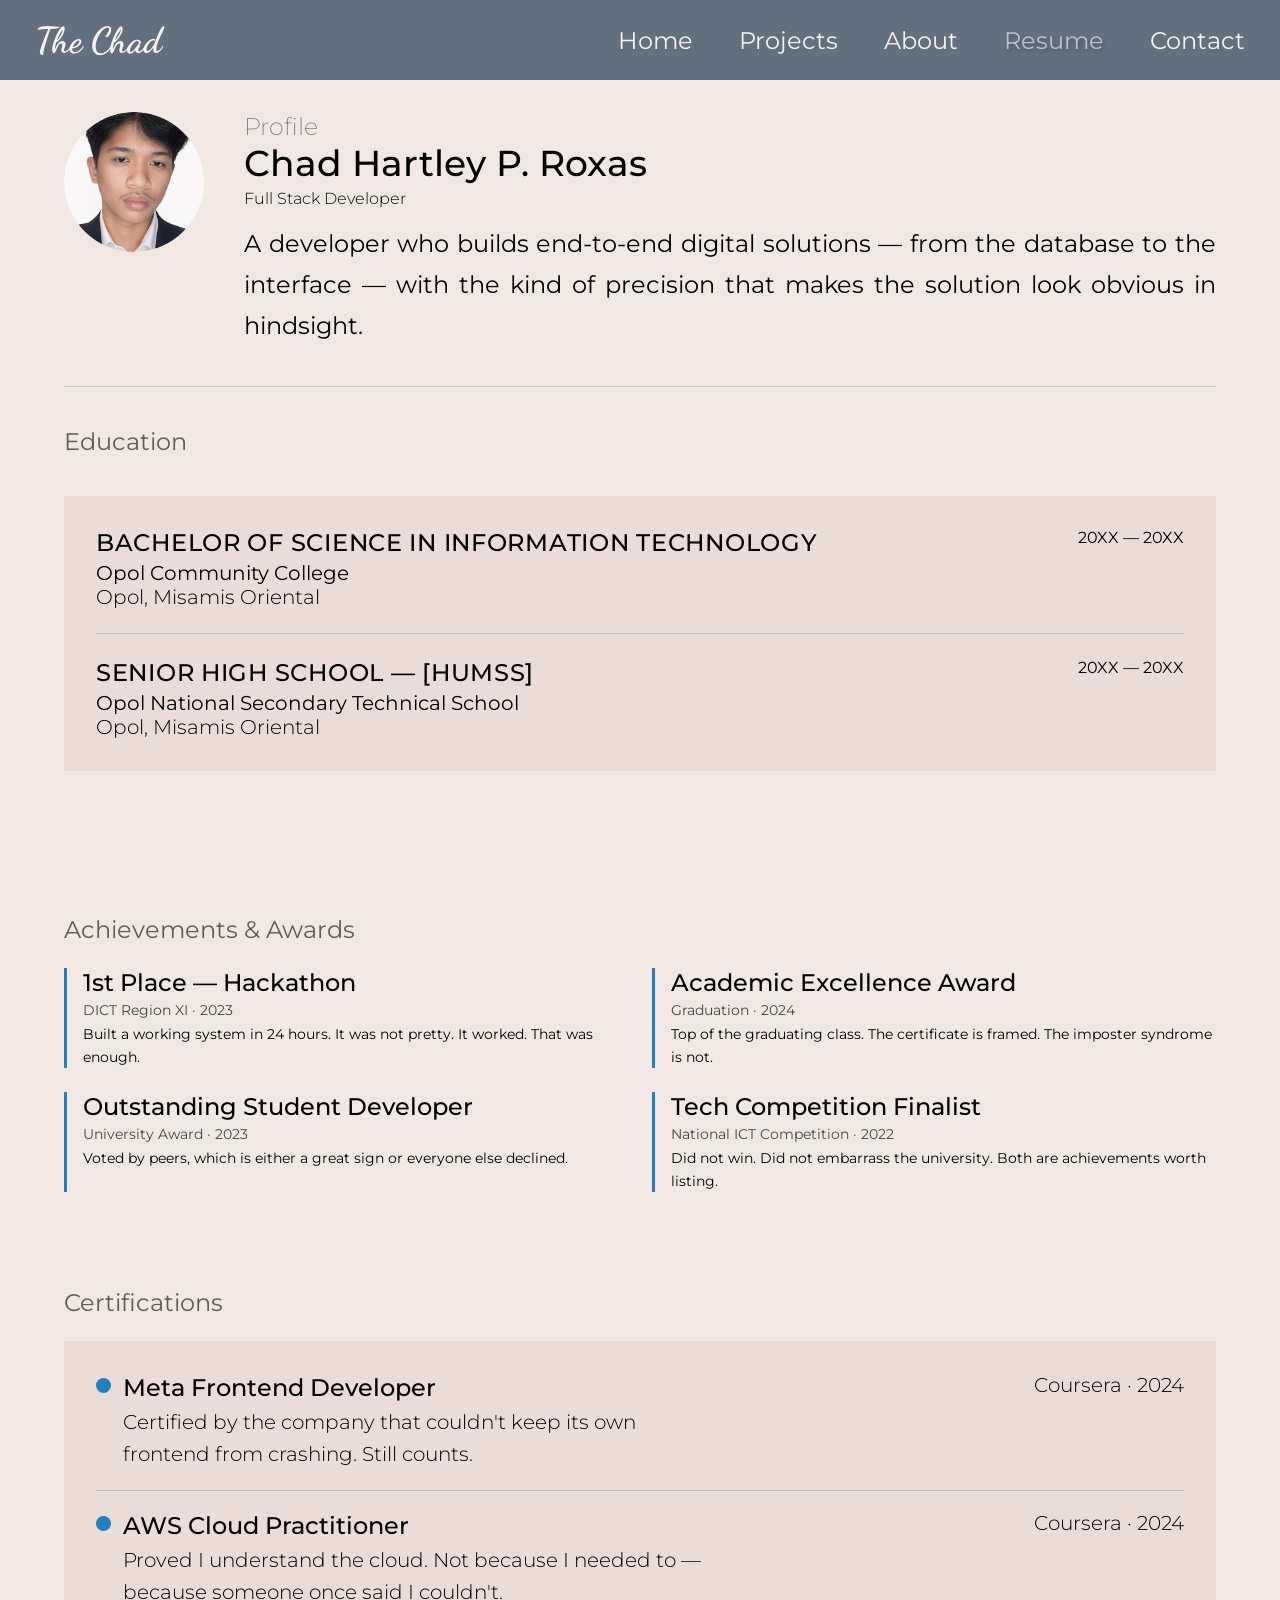
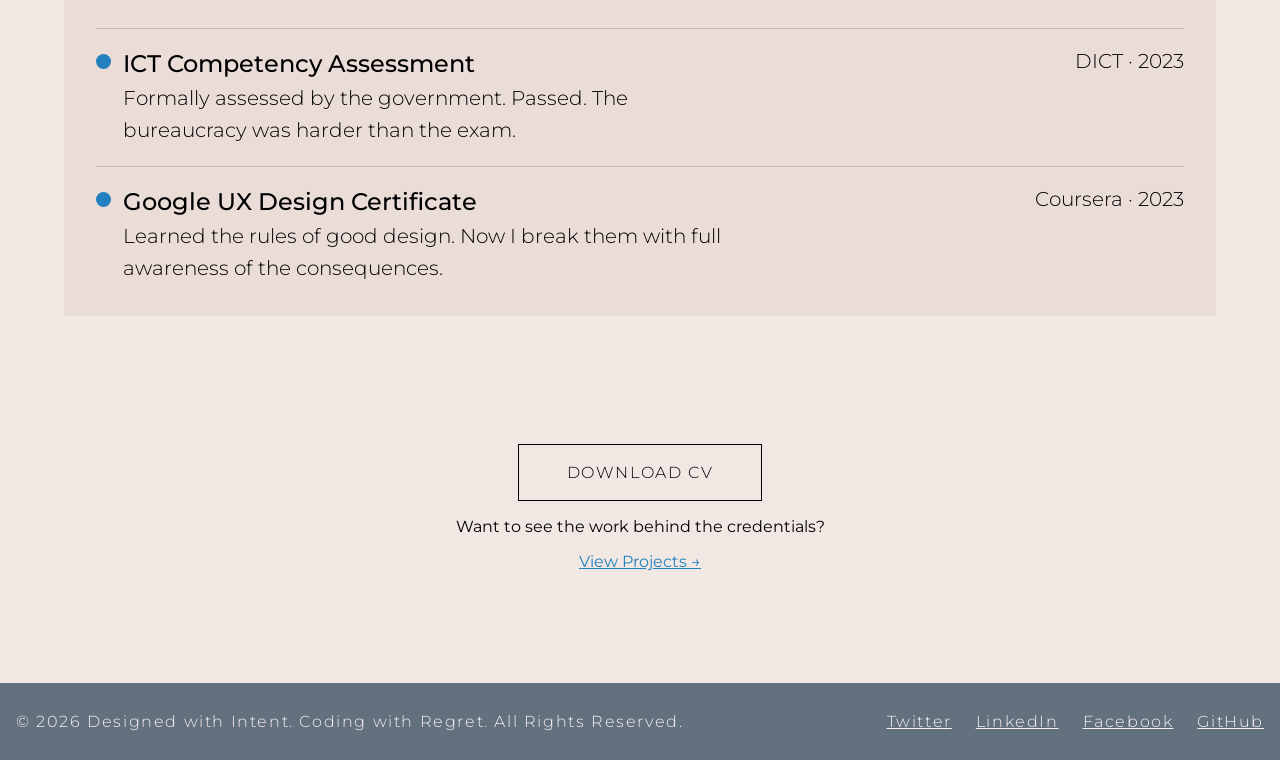
<file: resume.html>
<!DOCTYPE html>
<html lang="en">
<head>
    <meta charset="UTF-8">
    <meta name="viewport" content="width=device-width, initial-scale=1.0">
    <title>Resume</title>
    <link rel="stylesheet" href="style.css">
</head>
<body>
<header>

<!-- ==================================================== -->
<!--                  Navigation Bar                      -->
<!-- ==================================================== -->

  <nav class="navbar">
    <a href="#" class="nav-logo">
      <h2 class="logo-text">The Chad</h2>
    </a>
    <div class="hamburger">
        <span></span>
        <span></span>
        <span></span>
    </div>  
    <ul class="nav-menu">
      <li class="nav-item"><a class="nav-link" href="index.html">Home</a></li>
      <li class="nav-item"><a class="nav-link" href="projects.html">Projects</a></li>
      <li class="nav-item"><a class="nav-link" href="about.html">About</a></li>
      <li class="nav-item"><a class="nav-link active" href="#">Resume</a></li>
      <li class="nav-item"><a class="nav-link" href="contacts.html">Contact</a></li>
    </ul>
  </nav>
</header>
<main>

<!-- ==================================================== -->
<!--                  Profile Section                     -->
<!-- ==================================================== -->
<section class="profile-section">

  <div class="profile-card">
    <img src="img/Resume-pfp.png" alt="Chad Hartley P. Roxas" class="profile-img">
    <div class="profile-info">
      <span class="profile-label">Profile</span>
      <h2 class="profile-name">Chad Hartley P. Roxas</h2>
      <p class="profile-role">Full Stack Developer</p>
      <p class="profile-desc">A developer who builds end-to-end digital solutions — from the database to the interface — with the kind of precision that makes the solution look obvious in hindsight.</p>
    </div>
  </div>

  <hr class="section-divider">

<!-- ==================================================== -->
<!--                    Education                         -->
<!-- ==================================================== -->
  <p class="section-label">Education</p>

  <div class="education-card">

    <div class="edu-entry"> 
      <div class="edu-left">
        <p class="edu-degree">BACHELOR OF SCIENCE IN INFORMATION TECHNOLOGY</p>
        <p class="edu-school">Opol Community College</p>
        <p class="edu-location">Opol, Misamis Oriental</p>
      </div>
      <span class="edu-date">20XX — 20XX</span>
    </div>

    <hr class="entry-divider">

    <div class="edu-entry">
      <div class="edu-left">
        <p class="edu-degree">Senior High School — [HUMSS]</p>
        <p class="edu-school">Opol National Secondary Technical School</p>
        <p class="edu-location">Opol, Misamis Oriental</p>
      </div>
      <span class="edu-date">20XX — 20XX</span>
    </div>

  </div>

</section>

<!-- ==================================================== -->
<!--                Achievements Section                  -->
<!-- ==================================================== -->
<section class="achievements-section">

  <p class="section-label">Achievements & Awards</p>

  <div class="achievements-grid">

    <div class="achievement-card">
      <h3 class="achievement-title">1st Place — Hackathon</h3>
      <p class="achievement-meta">DICT Region XI · 2023</p>
      <p class="achievement-desc">Built a working system in 24 hours. It was not pretty. It worked. That was enough.</p>
    </div>

    <div class="achievement-card">
      <h3 class="achievement-title">Academic Excellence Award</h3>
      <p class="achievement-meta">Graduation · 2024</p>
      <p class="achievement-desc">Top of the graduating class. The certificate is framed. The imposter syndrome is not.</p>
    </div>

    <div class="achievement-card">
      <h3 class="achievement-title">Outstanding Student Developer</h3>
      <p class="achievement-meta">University Award · 2023</p>
      <p class="achievement-desc">Voted by peers, which is either a great sign or everyone else declined.</p>
    </div>

    <div class="achievement-card">
      <h3 class="achievement-title">Tech Competition Finalist</h3>
      <p class="achievement-meta">National ICT Competition · 2022</p>
      <p class="achievement-desc">Did not win. Did not embarrass the university. Both are achievements worth listing.</p>
    </div>

  </div>

</section>

<!-- ==================================================== -->
<!--              Certification Section                   -->
<!-- ==================================================== -->
<section class="certifications-section">

  <p class="section-label">Certifications</p>

  <div class="cert-card">
        <div class="cert-entry">
            <div class="cert-left">
                <span class="cert-dot"></span>
                <div>
                <p class="cert-title">Meta Frontend Developer</p>
                <p class="cert-desc">Certified by the company that couldn't keep its own frontend from crashing. Still counts.</p>
            </div>
        </div>
            <span class="cert-date">Coursera · 2024</span>
        </div>

        <hr class="entry-divider">

        <div class="cert-entry">
            <div class="cert-left">
                <span class="cert-dot"></span>
                <div>
                    <p class="cert-title">AWS Cloud Practitioner</p>
                    <p class="cert-desc">Proved I understand the cloud. Not because I needed to — because someone once said I couldn't.</p>
                </div>
            </div>
            <span class="cert-date">Coursera · 2024</span>
        </div>

        <hr class="entry-divider">

        <div class="cert-entry">
            <div class="cert-left">
                <span class="cert-dot"></span>
                <div>
                    <p class="cert-title">ICT Competency Assessment</p>
                    <p class="cert-desc">Formally assessed by the government. Passed. The bureaucracy was harder than the exam.</p>
                </div>
            </div>
            <span class="cert-date">DICT · 2023</span>
        </div>

        <hr class="entry-divider">

        <div class="cert-entry">
            <div class="cert-left">
                <span class="cert-dot"></span>
                <div>
                    <p class="cert-title">Google UX Design Certificate</p>
                    <p class="cert-desc">Learned the rules of good design. Now I break them with full awareness of the consequences.</p>
                </div>
            </div>
            <span class="cert-date">Coursera · 2023</span>
        </div>
  </div>

</section>

<!-- ==================================================== -->
<!--                   Download/Footer                    -->
<!-- ==================================================== -->
<section class="cta-section">
  <a href="file/Sample.csv" download class="btn-download">DOWNLOAD CV</a>
  <p class="cta-sub">Want to see the work behind the credentials?</p>
  <a href="projects.html" class="cta-link">View Projects →</a>
</section>
    
</main>
<footer>
<!-- ==================================================== -->
<!--                    Footer Section                    -->
<!-- ==================================================== -->

  <div class="footer">
    <p class="footer-text">© 2026 Designed with Intent. Coding with Regret. All Rights Reserved.</p>
    <ul class="social-links">
      <li class="footer-link"><a href="https://x.com/" target="_blank">Twitter</a></li>
      <li class="footer-link"><a href="https://www.linkedin.com/in/chad-hartley-roxas-4b1423405/" target="_blank">LinkedIn</a></li>
      <li class="footer-link"><a href="https://www.facebook.com/astaroth.deva.7" target="_blank">Facebook</a></li>
      <li class="footer-link"><a href="https://github.com/AstarothDeva" target="_blank">GitHub</a></li>
    </ul>
  </div>
</footer>
<script src="script.js"></script>
</body>
</html>
</file>
<file: style.css>
/* Importing Google Fonts */
@import url('https://fonts.googleapis.com/css2?family=Dancing+Script:wght@400..700&family=Montserrat:ital,wght@0,100..900;1,100..900&display=swap');

*{
    margin: 0;
    padding: 0;
    box-sizing: border-box;
    font-family: 'Montserrat', sans-serif;
    /*border:#000000 solid 1px;*/
}

:root {
/* Color Variables */
    --primary-color: #63707E;
    --secondary-color: #2380BE;
    --background-color: #F1E8E4;
    --background-color-alt: #EADCD7;
    --text-color: #000000;
    --text-color-alt: #F8F3F2;

/* Font Size Variables */
    --font-size-small: 1rem;          /* 16px / 16 */
    --font-size-medium: 1.25rem;      /* 20px / 16 */
    --font-size-large: 1.5rem;        /* 24px / 16 */
    --font-size-xlarge: 2.25rem;      /* 36px / 16 */
    --font-size-xxlarge: 4rem;        /* 64px / 16 */
    --font-size-xxxlarge: 6rem;       /* 96px / 16 */    

/*Padding*/
    --section-padding: clamp(1rem, 5vw, 3.25rem);
}

ul {
    list-style: none;
}

a {
    text-decoration: none;
}

html{
    scroll-behavior: smooth;
}

body {
    overflow-x: hidden;
}
    
/* Header and Navigation Bar Styles */

header {
    background-color: var(--primary-color);
    width: 100%;
    position: fixed;
    top: 0;
    left: 0;
    z-index: 5;
    height: 80px;
}

header .navbar {
    display: flex;
    justify-content: space-between;
    height: 100%;
    align-items: center;
    padding: 0 19px;
}


.navbar .nav-logo .logo-text {
    color: var(--text-color-alt);
    font-family: 'Dancing Script', cursive;
    font-size: var(--font-size-xlarge);
    font-weight:bold;
    margin-left: 16px;
}

.navbar .nav-menu {
    display: flex;
    gap: 46px;
    margin-right: 16px;
}

.navbar .nav-menu .nav-link {
    color: var(--text-color-alt);
    font-size: var(--font-size-large);
}

.navbar .nav-menu .nav-link.active {
    color: rgba(255, 255, 255, 0.6);
    text-shadow: 2px 2px 4px rgba(0, 0, 0, 0.25);
}

/*Hamburger Menu*/
.hamburger{
    display: none;
    flex-direction: column;
    gap: 5px;
    cursor: pointer;
}

.hamburger span{
    width: 25px;
    height: 2px;
    background: var(--text-color-alt);
}

/* MOBILE */
@media (max-width: 768px){
    .hamburger{
        display: flex;
    }

.nav-menu{
        display: none !important;
        position: absolute;
        top: 80px;
        left: 0;
        width: 100%;
        background: var(--primary-color);
        flex-direction: column;
        align-items: center;
        gap: 1.5rem;
        padding: 1.5rem 0;
        z-index: 999;
    }

.nav-menu.active{
        display: flex !important;
    }
}


/* Introduction Section Styles */
.intro-section {
    background-color: var(--background-color);
    display: flex;
    flex-direction: column;
    min-height: 75vh;
    width: 100%;
    margin-top: 3rem;
}

.text-container{
    margin-top: 5rem;
    display: flex;
    width: 100%;
    gap: 2rem;
}

.intro-container {
    max-width: 860px;
    text-align: center;
    margin-top: 13px;
    margin-left: 38px;
}

.intro-container .intro-text{
    font-size: var(--font-size-xxxlarge);
    font-weight:normal;
    text-align:left;
}

.intro-container .intro-text .highlight{
    color: var(--secondary-color);
    font-style: italic;
}

.quote-container{
    display: flex;
    font-size: var(--font-size-small);
    font-weight: light;
    align-items: flex-end;
    max-width:275px;
    
}

.button-container{
    margin-top: 2.5rem;
    margin-bottom: 2.5rem;
    display: flex;
    margin-left: 16px;
    gap: 38px;
}

.btn{
    background-color: var(--secondary-color);
    color: var(--text-color-alt);
    padding: 21px;
    margin-left:38px;
    text-align: center;
    font-size: var(--font-size-medium);
    cursor: pointer;
    transition: all 0.1s ease;
    box-shadow: 0 4px 8px rgba(0, 0, 0, 0.2);
}

.btn:active {
    transform: translateY(2px);
    box-shadow: 0 2px 4px rgba(0, 0, 0, 0.2);
}

.status{
    text-decoration: underline;
    padding: 21px;
}

/*Projects Section Styles*/
.projects-section{
    padding-top: 6.25rem;
    background-color: var(--background-color-alt);
}

.projects-section .projects-heading{
    display: flex;
    flex-direction: row;
    margin-left: var(--section-padding);
    margin-right: var(--section-padding);
   
}

.projects-heading .title-container{
    display: flex;
    flex-direction: column;
}

.title-container .title{
    color: var(--secondary-color);
    font-size: clamp(1rem, 2.5vw, var(--font-size-large));
    text-align: center;
}

.title-container .subtitle{
    color: var(--text-color);
    font-size: var(--font-size-xlarge);
    text-align: center;
    white-space: nowrap;
}

.projects-heading .description-container{
    display: flex;
    align-items: flex-end;
    color: var(--text-color);
    font-size: var(--font-size-small);
    padding-left: 30%;
}

.projects-heading .description{
    display: flex;
    flex-direction: flex-end;
    color: var(--text-color);
    font-size: var(--font-size-small);
}

.projects-grid{
    display: grid;
    grid-template-columns: 1fr 1fr;
    align-items: start;
    padding: clamp(2rem, 5vw, 4rem) clamp(1.5rem, 5vw, 3.25rem);
    gap: clamp(2rem, 4vw, 4.25rem);
}

.card-right{
    margin-top: clamp(1rem, 4vw, 3rem);
}

.project-image{
    width: 100%;
    max-width: 648px;
    height: 426px;
    object-fit: cover;
    flex-shrink: 0;

    filter: grayscale(100%) blur(2px);
    transition: filter 0.4s ease, transform 0.3s ease-in-out;
}

.project-image:hover{
    transform: scale(1.05);
    filter: grayscale(0%) blur(0);
}

.project-title{
    color: var(--text-color);
    font-size: var(--font-size-xlarge);
    margin-top: 1.25rem;
    font-style: normal;
    font-weight: 500;
    line-height: normal;
    letter-spacing: 3.6px;
}

.no-break{
    white-space: nowrap;
}

.project-description{
    color: var(--text-color);
    font-size: var(--font-size-medium);
    margin-top: 1rem;
    font-style: normal;
    font-weight: 300;
    line-height: normal;
    letter-spacing: 2px;
}

.end-note-section{
    background-color: var(--background-color);
    padding: clamp(2rem, 8vw, 8rem);
}

.end-note-project{
    display: flex;
    flex-direction: column;
    align-items: center;
    padding: 0 3.25rem;
}

.end-note-container{
    padding-top: 0;
}

.end-note-container .end-note-heading{
    margin: 0;
}

.end-note-container .end-note-heading{
    color: var(--text-color);
    font-size: var(--font-size-xxxlarge);
    text-align: center;
    font-style: normal;
    font-weight: 400;
    line-height: normal;
}

.link-container{
    display: flex;
    justify-content: center;
    margin-top: 2.5rem;
    gap: 10%;
    padding-bottom: 15.5rem;
}

.link{
    color: var(--text-color);
    font-size: var(--font-size-xlarge);
    text-align: center;
    text-decoration: underline;
}

.about-link-container{
    display: flex;
    justify-content: center;
    margin-top: 2.5rem;
    gap: 10%;
    padding-bottom: 15.5rem;
}

.about-link-container .about-link{
    color: var(--text-color);
    font-size: var(--font-size-large);
    text-align: center;
    text-decoration: underline;
}

.footer{
    background-color: var(--primary-color);
    display: flex;
    justify-content: space-between;
    align-items: center;
    padding-left:1rem;
    padding-right:1rem;
    padding-top: 1.8rem;
    padding-bottom: 1.8rem;
    
}

.footer .footer-text{
    color: var(--text-color-alt);
    font-size: var(--font-size-small);
    font-style: normal;
    font-weight: 300;
    line-height: normal;
    letter-spacing: 1.6px;
}

.footer .social-links{
    display: flex;
    gap: 1.5rem;
}

.footer .social-links .footer-link a{
    color: var(--text-color-alt);
    font-size: var(--font-size-small);
    font-style: normal;
    font-weight: 300;
    line-height: normal;
    letter-spacing: 1.6px;
    text-decoration: underline;
}


/*for Project Page*/
.projects{
    padding-top: clamp(6.25rem, 6vw, 5.25rem);
    background-color: var(--background-color);
}

.project1{
    display: flex;
    flex-direction: row;
    gap: 3rem;
    margin-left: 3.25rem;
    margin-right: 3.25rem;
}

.project2{
    display: flex;
    flex-direction:row-reverse;
    gap: 3rem;
    margin-left: 3.25rem;
    margin-right: 3.25rem;
}

.project-container1{
    background-color: var(--background-color);
    padding-top: 1rem;
    padding-bottom: 2rem;
}

.project-container2{
    background-color: var(--background-color-alt);
    padding-top: 1rem;
    padding-bottom: 2rem;
}

.project-header{
    font-size: var(--font-size-large);
    font-style: normal;
    font-weight: 200;
    line-height: normal;
    margin-left: var(--section-padding);
    margin-right: var(--section-padding);
}

.about-project{
    display: flex;
    flex-direction: row;
    justify-content: space-between;
    gap: clamp(2rem, 10vw, 25rem);
    margin-left: var(--section-padding);
    margin-right: var(--section-padding);
}

.project-title{
    font-size: var(--font-size-xxlarge);
    font-style: normal;
    font-weight: 500;
    line-height: normal;
}

.project-description{
    display: flex;
    align-items: flex-end;
    font-size: var(--font-size-large);
    font-style: normal;
    font-weight: 400;
    line-height: normal;
    margin-right: 7rem;

}

.projects .project-title .highlight{    
    font-family: 'Dancing Script', cursive;
}

.statistic-container{   
    display: flex;
    flex-direction: row;
    justify-content: space-between;
    border-top: 1px solid var(--primary-color);
    border-bottom: 1px solid var(--primary-color);
    padding-left:var(--section-padding);
    padding-right:var(--section-padding);
    padding-top: 2rem;
    padding-bottom: 2rem;
    margin-bottom: 2rem;
    margin-top: 1rem;
}

.problem-header{
    font-size: var(--font-size-large);
    font-style: normal;
    font-weight: 600;
    line-height: normal;
    letter-spacing: 2.4px;
    border-left: 3px solid var(--secondary-color);
    padding-left: 0.5rem;
    margin-bottom: 1rem;
}

.problem-desc{
    text-align: justify;
    font-size: var(--font-size-large);
    font-style: normal;
    font-weight: 400;
    line-height: normal;
    margin-bottom: 1.5rem;
}

.solution-container{
    display: flex;
    flex-direction: column;
    padding-left:var(--section-padding);
    padding-right:var(--section-padding);
}

.solution-header{
    font-size: var(--font-size-large);
    font-style: normal;
    font-weight: 600;
    line-height: normal;
    letter-spacing: 2.4px;
    border-left: 3px solid var(--secondary-color);
    padding-left: 0.5rem;
    margin-bottom: 1rem;    
}

.solution-desc{
    text-align: justify;
    font-size: var(--font-size-large);
    font-style: normal;
    font-weight: 400;
    line-height: normal;
    margin-bottom: 1.5rem;
}

.end-note-project{
    background-color: var(--primary-color);
    display: flex;
    width: min(67.5rem, 100%);
    max-width: 100%;
    flex-direction: column;
    align-items: center;
    margin-left: auto;
    margin-right: auto;
    padding-top: clamp(2rem, 8vw, 8rem);
    padding-bottom: clamp(2rem, 8vw, 8rem);
}

.end-note-project .end-note-description{
    color: var(--text-color-alt);
    font-size: var(--font-size-large);
    font-style: normal;
    font-weight: 400;
    line-height: normal;
    letter-spacing: 2px;
    text-align: center;
}

.end-note-project .end-note-heading{
    color: var(--text-color-alt);
    font-size: var(--font-size-xxlarge);
    text-align: center;
    font-style: normal;
    font-weight: 400;
    line-height: normal;
    margin-bottom: 1.5rem;
}

.end-note-project .button-container{
    display: flex;
    padding-left: 0;
    justify-content: center;
}

.end-note-section .button-container{
    justify-content: center;            
}

.end-note-project .btn {
    margin-left: 0;
    box-shadow: 0 -2px 2px 2px rgba(0, 0, 0, 0.25), 0 2px 2px 0 rgba(0, 0, 0, 0.25);

}

/*About Page style*/
.img-container{
    margin-top: 2rem;
    margin-bottom: 2rem;
    flex-shrink: 0;
}

#about-img-container{
    padding-left: clamp(1rem, 5vw, 2rem);
}

.personal-container{
    padding-left: var(--section-padding);
    padding-right: var(--section-padding);
}

.personal-container .personal-heading{
    margin-top: 1rem;
    margin-bottom: 3rem;
    font-size: var(--font-size-xlarge);
    font-style: normal;
    font-weight: 200;
    line-height: normal;
}

.personal-container .personal-quote{
    font-size: var(--font-size-xxlarge);
}

.personal-container .personal-quote .highlight{
    font-family:"Dancing Script", cursive;
    color: var(--secondary-color);
}

.personal-text-container{
    margin-left: 2rem;
    margin-right: 7.25rem;
}

.personal-text-container p{
    margin-bottom: 2rem;
    font-size: var(--font-size-large);
    font-style: normal;
    font-weight: 200;
    line-height: normal;
    text-align: justify;
}

/*Expertise Section Syle*/
.expertise-section {
    display: grid;
    grid-template-columns: 280px 1fr;
    padding: 9rem clamp(1rem, 5vw, 2rem) 10rem;
    background-color: var(--background-color);
    gap: clamp(2rem, 8vw, 8rem);
}

.expertise-heading {
    display: flex;
    flex-direction: column;
    gap: 8px;
}

.expertise-title {
    font-family: 'Dancing Script', cursive;
    font-size: var(--font-size-xlarge);
    font-weight: bold;
    color: var(--text-color);
}

.expertise-subtitle {
    font-size: 0.75rem;
    letter-spacing: 0.1em;
    color: var(--primary-color);
}

.expertise-grid {
    display: grid;
    grid-template-columns: 1fr 1fr;
    gap: 9.25rem; 

}

.skill-card {
    display: flex;
    flex-direction: column;
    gap: 12px;
}

.skill-title {
    font-size: var(--font-size-large);
    font-weight: 600;
    color: var(--text-color);
}

.skill-desc {
    font-size: var(--font-size-large);
    color: var(--text-color);
    text-align: justify;
    line-height: 1.7;
    font-style: normal;
    font-weight: 200;
    line-height: normal;
}

.skill-tags {
    display: flex;
    gap: 16px;
    flex-wrap: wrap;
    margin-top: 4px;
}

.tag {
    background-color: var(--background-color-alt);
    color: var(--secondary-color);
    padding: 6px 20px;
    border-radius: 999px;
    font-size: var(--font-size-small);
}

/* Responsive */
@media (max-width: 768px) {
    .expertise-section {
        grid-template-columns: 1fr;
    }

    .expertise-grid {
        grid-template-columns: 1fr; 
    }
}



/*JOurney Section Style*/
.journey-section {
    background-color: var(--background-color-alt);
    padding: 2rem clamp(1.5rem, 5vw, 5rem) 5rem;
    display: flex;
    flex-direction: column;
    align-items: center;
    gap: 3rem;
}

/* Centered heading */
.journey-heading {
    text-align: center;
    display: flex;
    flex-direction: column;
    gap: 8px;
}

.journey-title {
    font-size: 3rem;
    color: var(--text-color);
    font-style: normal;
    font-weight: 500;
    line-height: normal;

}

.journey-subtitle {
    font-size: 1rem;
    color: var(--text-color);
    font-style: normal;
    font-weight: 300;
    line-height: normal;
}

/* 4 logo columns */
.journey-logos {
    display: grid;
    grid-template-columns: repeat(4, 1fr);
    width: 100%;
    text-align: center;
    gap: 1rem;
    padding-top: 3rem;
}

.logo-bold {
    font-size: var(--font-size-xlarge);
    font-weight: 700;
    letter-spacing: 0.05em;
    color: var(--text-color);
}

.logo-italic {
    font-size: var(--font-size-xlarge);
    font-weight: 400;
    font-style: italic;
    color: var(--text-color);
}

.journey-grid {
    display: grid;
    grid-template-columns: 1fr 1fr;
    gap: 3rem;
    width: 100%;
}

.journey-entry {
    display: flex;
    align-items: center;
    padding: 1.25rem 0;
    gap: 0rem;
}

.entry-role {
    font-size: var(--font-size-small);
    font-weight: 600;
    color: var(--text-color);
    white-space: nowrap;
    border-bottom: 1px solid rgba(0, 0, 0, 0.15);
    padding-right:clamp(2rem, 6vw, 6rem);;
}

.entry-company {
    font-size: var(--font-size-small);
    font-weight: 400;
    color: var(--text-color);
    white-space: nowrap;
    border-bottom: 1px solid rgba(0, 0, 0, 0.15);
}

/* Responsive */
@media (max-width: 768px) {
  .journey-logos {
    grid-template-columns: repeat(2, 1fr);
    gap: 2rem;
  }

  .journey-grid {
    grid-template-columns: 1fr;
  }


}



/* ── Resume Page Style ── */
.profile-section {
  background-color: var(--background-color);
  padding: 5rem clamp(1.5rem, 5vw, 5rem);
  display: flex;
  flex-direction: column;
  gap: 2.5rem;
}

.profile-card {
  display: flex;
  align-items: flex-start;
  gap: 2.5rem;
  padding-top: 2rem;
}

.profile-img {
  width: 140px;
  height: 140px;
  border-radius: 50%;
  object-fit: cover;
  flex-shrink: 0;
}

.profile-label {
  font-size: var(--font-size-large);
  color: var(--primary-color);
  margin-bottom: 4px;
  font-weight: 200;
}

.profile-name {
  font-size: var(--font-size-xlarge);
  font-weight: 500;
  color: var(--text-color);
  margin-bottom: 4px;
}

.profile-role {
  font-size: var(--font-size-small);
  color: var(--text-color);
  margin-bottom: 1rem;
  font-weight: 300;
}

.profile-desc {
  font-size: var(--font-size-large);
  color: var(--text-color);
  text-align: justify;
  line-height: 1.7;
  font-weight: 400;
}

.section-divider {
  border: none;
  border-top: 1px solid rgba(0, 0, 0, 0.15);
}   

.section-label {
  font-size: var(--font-size-large);
  color: var(--text-color);
  opacity: 0.6;
}

/* ── Education Card ── */
.education-card {
  background-color: var(--background-color-alt);
  padding: 2rem;
  display: flex;
  flex-direction: column;
  gap: 1.5rem;
}

.edu-entry {
  display: flex;
  justify-content: space-between;
  align-items: flex-start;
  gap: 1rem;
}

.edu-degree {
  font-size: var(--font-size-large);
  font-weight: 500;
  color: var(--text-color);
  text-transform: uppercase;
  letter-spacing: 0.03em;
  margin-bottom: 4px;
}

.edu-school{
    font-weight: 400;
}

.edu-location{
    font-weight: 300;
}
.edu-school,
.edu-location {
  font-size: var(--font-size-medium);
  color: var(--text-color);
}

.edu-date {
  font-size: var(--font-size-small);
  color: var(--text-color);
  white-space: nowrap;
}

.entry-divider {
  border: none;
  border-top: 1px solid rgba(0, 0, 0, 0.15);
}

/* ── Achievements ── */
.achievements-section {
  background-color: var(--background-color);
  padding: 4rem clamp(1.5rem, 5vw, 5rem);
  display: flex;
  flex-direction: column;
  gap: 1.5rem;
}

.achievements-grid {
  display: grid;
  grid-template-columns: 1fr 1fr;
  gap: 1.5rem;
}

.achievement-card {
  border-left: 3px solid var(--secondary-color);
  padding-left: 16px;
  display: flex;
  flex-direction: column;
  gap: 4px;
}

.achievement-title {
  font-size: var(--font-size-large);
  font-weight: 500;
  color: var(--text-color);
}

.achievement-meta {
  font-size: 0.875rem;
  color: var(--text-color);
  opacity: 0.7;
}

.achievement-desc {
  font-size: 0.875rem;
  color: var(--text-color);
  line-height: 1.6;
}

/* ── Certifications ── */
.certifications-section {
  background-color: var(--background-color);
  padding: 2rem clamp(1.5rem, 5vw, 5rem) 4rem;
  display: flex;
  flex-direction: column;
  gap: 1.5rem;
}

.cert-card {
  background-color: var(--background-color-alt);
  padding: 2rem;
  display: flex;
  flex-direction: column;
  gap: 1.25rem;
}   

.cert-entry {
  display: flex;
  justify-content: space-between;
  align-items: flex-start;
  gap: 1rem;
}

.cert-left {
  display: flex;
  align-items: flex-start;
  gap: 12px;
}

.cert-dot {
  width: 15px;
  height: 15px;
  border-radius: 50%;
  background-color: var(--secondary-color);
  flex-shrink: 0;
  margin-top: 5px;
}

.cert-title {
  font-size: var(--font-size-large);
  font-weight: 500;
  color: var(--text-color);
  margin-bottom: 4px;
}

.cert-desc {
  font-size: var(--font-size-medium);
  color: var(--text-color);
  line-height: 1.6;
  max-width: 600px;
  font-weight:300;
}

.cert-date {
  font-size: var(--font-size-medium);
  color: var(--text-color);
  white-space: nowrap;
  font-weight: 300;
}

/* ── CTA ── */
.cta-section {
  background-color: var(--background-color);
  padding: 4rem;
  display: flex;
  flex-direction: column;
  align-items: center;
  gap: 1rem;
  padding-bottom: 7rem;
}

.btn-download {
  background-color: var(--background-color);
  color: var(--text-color);
  border: #000000 solid 1px;
  padding: 18px 48px;
  font-size: var(--font-size-small);
  letter-spacing: 0.1em;
  font-weight: 300;
  transition: opacity 0.3s ease;
}

.btn-download:hover {
  opacity: 0.4;
}

.cta-sub {
  font-size: var(--font-size-small);
  color: var(--text-color);
}

.cta-link {
  font-size: var(--font-size-small);
  color: var(--secondary-color);
  text-decoration: underline;
}


/* ── Responsive ── */
@media (max-width: 768px) {
  .profile-card {
    flex-direction: column;
    align-items: center;
    text-align: center;
  }

  .profile-desc {
    text-align: left;
  }

  .achievements-grid {
    grid-template-columns: 1fr;
  }
}



/* ── Contact Section ── */
.contact-section {
  background-color: var(--background-color);
  padding: 5rem clamp(1.5rem, 5vw, 5rem);
  padding-left: var(--section-padding);
  display: grid;
  grid-template-columns: 2fr 1fr;
  gap: 4rem;
  align-items: start;
}

/* ── Left Column ── */
.contact-left {
  display: flex;
  flex-direction: column;
  gap: 2.5rem;
}

.contact-heading{
    padding-top: 2rem;
}

.contact-title {
  font-size: var(--font-size-xxxlarge);
  font-weight: 400;
  color: var(--text-color);
  margin-bottom: 1rem;
  line-height: 1.1;
}

.title-bold {
  font-weight: 700;
}

.contact-desc {
  font-size: var(--font-size-large);
  color: var(--text-color);
  text-align: justify;
  max-width: 700px;
  line-height: 1.7;
  font-weight: 400;
}   

/* ── Form Card ── */
.contact-form-card {
  background-color: var(--background-color-alt);
  padding: 2.5rem;
  display: flex;
  flex-direction: column;
  gap: 2rem;
  max-width: 700px;
}

.form-group {
  display: flex;
  flex-direction: column;
  gap: 8px;
  border-bottom: 1px solid rgba(0, 0, 0, 0.2);
  padding-bottom: 1rem;
}

.form-label {
  font-size: 0.75rem;
  font-weight: 600;
  letter-spacing: 0.08em;
  color: var(--text-color);
}

.form-input {
  background: transparent;
  border: none;
  outline: none;
  font-size: var(--font-size-small);
  color: var(--text-color);
  font-family: 'Montserrat', sans-serif;
  padding: 4px 0;
}

.form-input::placeholder {
  color: rgba(0, 0, 0, 0.35);
}

.form-textarea {
  resize: none;
  max-height: 240px;
}

.btn-send {
  background-color: var(--secondary-color);
  color: var(--text-color-alt);
  padding: 18px 32px;
  font-size: var(--font-size-small);
  font-weight: 600;
  letter-spacing: 0.08em;
  font-family: 'Montserrat', sans-serif;
  border: none;
  cursor: pointer;
  align-self: flex-start;
  transition: opacity 0.3s ease;
}

.btn-send:hover {
  opacity: 0.85;
}

/* ── Right Column ── */
.contact-right {
  display: flex;
  flex-direction: column;
  gap: 2rem;
  padding-top: 4rem;
}

.info-heading {
  font-size: var(--font-size-medium);
  font-weight: 600;
  letter-spacing: 0.1em;
  color: var(--text-color);
  margin-bottom: 1rem;
}

.contact-info {
  display: flex;
  flex-direction: column;
  gap: 1rem;
}

.info-entry {
  display: flex;
  flex-direction: column;
  gap: 2px;
}

.info-value {
  font-size: var(--font-size-large);
  font-weight: 500;
  color: var(--text-color);
}

.info-label {
  font-size: var(--font-size-small);
  letter-spacing: 0.08em;
  color: var(--primary-color);
}

/* ── Social Links ── */
.contact-social {
    padding-top: 3rem;
    display: flex;
    flex-direction: column;
    gap: 0.75rem;
}

.social-link {
  display: flex;
  align-items: center;
  gap: 12px;
  font-size: var(--font-size-small);
  color: var(--text-color);
  font-weight: 500;
  transition: opacity 0.3s ease;
}


.social-icon {
  width: 28px;
  height: 28px;
  border-radius: 50%;
}

/* ── Round Photo ── */
.contact-photo {
  width: 240px;
  height: 240px;
  border-radius: 50%;
  object-fit: cover;
  object-position: top;
}

/* ── Responsive ── */
@media (max-width: 768px) {
  .contact-section {
    grid-template-columns: 1fr;
    gap: 2.5rem;
  }

  .contact-photo {
    width: 180px;
    height: 180px;
  }
}

/* ========================================= */
/* GLOBAL RESPONSIVE FIXES */
/* ========================================= */

*,
*::before,
*::after{
    box-sizing: border-box;
}

html,
body{
    width: 100%;
    overflow-x: hidden;
}

img{
    max-width: 100%;
    height: auto;
    display: block;
}

section,
div{
    max-width: 100%;
}


/* ========================================= */
/* RESPONSIVE TYPOGRAPHY */
/* ========================================= */

@media (max-width: 768px){
    

    .intro-container .intro-text,
    .contact-title,
    .end-note-container .end-note-heading,
    .end-note-project .end-note-heading{
        font-size: clamp(2.5rem, 10vw, 4rem);
        line-height: 1.1;
    }

    .project-title,
    .personal-container .personal-quote{
        font-size: clamp(2rem, 8vw, 3rem);
        width: 100%;
        margin: 0;
        padding: 0;
        line-height: 1.1;
    }

    .journey-title{
        font-size: clamp(2rem, 8vw, 3rem);
    }

    .subtitle,
    .skill-title,
    .achievement-title{
        font-size: 1.3rem;
    }

    .project-description,
    .skill-desc,
    .contact-desc,
    .problem-desc,
    .solution-desc,
    .profile-desc,
    .personal-text-container p{
        font-size: 1rem;
        line-height: 1.6;
        width: 100%;
    }
}

/* ========================================= */
/* STACK LAYOUTS ON MOBILE */
/* ========================================= */

@media (max-width: 768px){

    .text-container,
    .projects-heading,
    .about-project,
    .project1,
    .project2,
    .profile-card,
    .contact-section,
    .journey-entry{
        flex-direction: column;
    }

    .projects-grid,
    .journey-grid,
    .expertise-grid,
    .achievements-grid{
        grid-template-columns: 1fr;
    }

    .quote-container{
        max-width: 100%;
        padding: 0 clamp(1rem, 4vw, 1rem);
    }

    .intro-container{
        margin-left: clamp(1rem, 4vw, 1rem);
        margin-right: clamp(1rem, 4vw, 1rem);
    }

    .intro-section{
        padding-top: clamp(1rem, 4vw, 1.5rem);
        padding-bottom: clamp(1rem, 4vw, 1.5rem);
        min-height: auto;
    }

    .text-container{
        margin-top: clamp(0.75rem, 3vw, 1rem);
        padding: 0 clamp(1rem, 4vw, 1rem);
    }

    .button-container{
        flex-direction: column;
        gap: clamp(0.75rem, 2vw, 1rem);
        margin-left: 0;
        margin-top: clamp(0.75rem, 3vw, 1rem);
        margin-bottom: clamp(1rem, 3vw, 1.5rem);
        align-items: flex-start;
        padding: 0 clamp(1rem, 4vw, 1rem);
    }

    .btn{
        margin-left: 0;
        width: 100%;
        max-width: clamp(16rem, 30vw, 300px);
    }

    .projects-section {
        padding-top: clamp(1.5rem, 4vw, 2rem);
        padding-bottom: clamp(1.5rem, 4vw, 2rem);
    }

    .projects-grid {
        grid-template-columns: 1fr;
        gap: clamp(1.5rem, 4vw, 2.5rem);
    }

    .card-right {
        margin-top: 0;
    }

    .projects-section .projects-heading {
        display: flex;
        flex-direction: column !important;
        align-items: flex-start;
        gap: clamp(0.75rem, 2vw, 1rem);
        width: 100%;
        margin-left: 0;
        margin-right: 0;
    }

    .projects-heading .title-container {
        width: 100%;
    }

    .projects-heading .subtitle {
        white-space: normal;
    }

    .projects-heading .description-container {
        display: block;
        width: 100%;
        padding-inline: clamp(1rem, 4vw, 2rem);
        margin-top: clamp(0.5rem, 2vw, 0.75rem);
    }

    .projects-heading .description {
        display: block;
        width: 100%;
        text-align: left;
        white-space: normal;
        padding-inline: clamp(1rem, 4vw, 2rem);
    }

    .quote-container {
        width: 100%;
        max-width: 100%;
    }

    .quote {
        width: 100%;
    }

    .info-value {
        font-size: clamp(1rem, 2.2vw, 1.4rem);
    }

    .link {
        font-size: clamp(1rem, 2.5vw, 1.75rem);
    }
}

/* ========================================= */
/* FOOTER RESPONSIVE */
/* ========================================= */

@media (max-width: 768px){

    .footer{
        flex-direction: column;
        gap: 1rem;
        text-align: center;
    }

    .footer .social-links{
        flex-wrap: wrap;
        justify-content: center;
    }

    .footer .footer-text{
        font-size: 0.9rem;
    }
}
</file>
